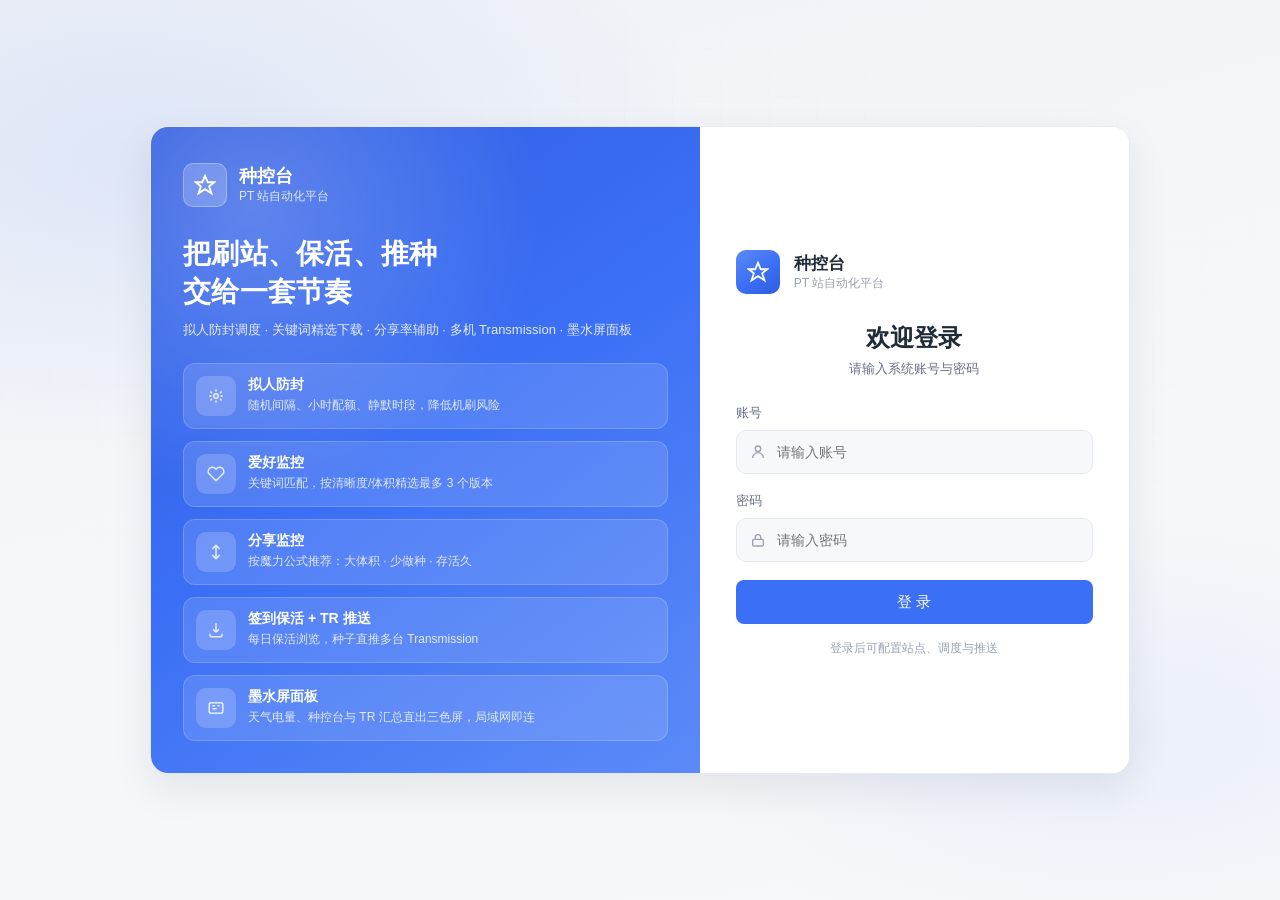
<file: static/index.html>
<!DOCTYPE html>
<html lang="zh-CN">
<head>
  <meta charset="UTF-8" />
  <meta name="viewport" content="width=device-width, initial-scale=1, viewport-fit=cover, maximum-scale=1" />
  <title>种控台 · PT 站自动化平台</title>
  <link rel="stylesheet" href="/static/style.css?v=39" />
  <script>
    (function () {
      var ua = navigator.userAgent || "";
      var phone = /Android|iPhone|iPod|Mobile|OpenHarmony|HarmonyOS|webOS|BlackBerry|IEMobile|Opera Mini/i.test(ua);
      var narrow = Math.min(screen.width || 9999, window.innerWidth || 9999) <= 900;
      document.documentElement.dataset.device = phone || narrow ? "mobile" : "pc";
    })();
  </script>
</head>
<body>
  <div id="loginView" class="login-page">
    <div class="login-shell">
      <aside class="login-showcase">
        <div class="login-brand">
          <div class="mark">
            <svg viewBox="0 0 24 24" fill="none" stroke="currentColor" stroke-width="2"><path d="M12 2l3 7h7l-5.5 4.5L19 21l-7-4.5L5 21l2.5-7.5L2 9h7z"/></svg>
          </div>
          <div>
            <b>种控台</b>
            <span>PT 站自动化平台</span>
          </div>
        </div>
        <h1>把刷站、保活、推种<br>交给一套节奏</h1>
        <p class="login-lead">拟人防封调度 · 关键词精选下载 · 分享率辅助 · 多机 Transmission · 墨水屏面板</p>
        <ul class="login-feats">
          <li>
            <span class="fi"><svg viewBox="0 0 24 24" fill="none" stroke="currentColor" stroke-width="2"><path d="M12 3v3M12 18v3M4.6 6.1l2.1 2.1M17.3 15.8l2.1 2.1M3 12h3M18 12h3M4.6 17.9l2.1-2.1M17.3 8.2l2.1-2.1"/><circle cx="12" cy="12" r="3"/></svg></span>
            <div><b>拟人防封</b><span>随机间隔、小时配额、静默时段，降低机刷风险</span></div>
          </li>
          <li>
            <span class="fi"><svg viewBox="0 0 24 24" fill="none" stroke="currentColor" stroke-width="2"><path d="M20.8 4.6a5.5 5.5 0 00-7.8 0L12 5.6l-1-1a5.5 5.5 0 00-7.8 7.8l1 1L12 21l7.8-7.6 1-1a5.5 5.5 0 000-7.8z"/></svg></span>
            <div><b>爱好监控</b><span>关键词匹配，按清晰度/体积精选最多 3 个版本</span></div>
          </li>
          <li>
            <span class="fi"><svg viewBox="0 0 24 24" fill="none" stroke="currentColor" stroke-width="2"><path d="M12 3v18M7 8l5-5 5 5M7 16l5 5 5-5"/></svg></span>
            <div><b>分享监控</b><span>按魔力公式推荐：大体积 · 少做种 · 存活久</span></div>
          </li>
          <li>
            <span class="fi"><svg viewBox="0 0 24 24" fill="none" stroke="currentColor" stroke-width="2"><path d="M12 3v12m0 0l-4-4m4 4l4-4"/><path d="M4 17v2a2 2 0 002 2h12a2 2 0 002-2v-2"/></svg></span>
            <div><b>签到保活 + TR 推送</b><span>每日保活浏览，种子直推多台 Transmission</span></div>
          </li>
          <li>
            <span class="fi"><svg viewBox="0 0 24 24" fill="none" stroke="currentColor" stroke-width="2"><rect x="3" y="5" width="18" height="14" rx="2"/><path d="M7 9h4M7 13h6M14 9h3"/></svg></span>
            <div><b>墨水屏面板</b><span>天气电量、种控台与 TR 汇总直出三色屏，局域网即连</span></div>
          </li>
        </ul>
      </aside>
      <form class="login-card" id="loginForm" autocomplete="off">
        <div class="brand login-card-brand">
          <div class="mark">
            <svg viewBox="0 0 24 24" fill="none" stroke="currentColor" stroke-width="2"><path d="M12 2l3 7h7l-5.5 4.5L19 21l-7-4.5L5 21l2.5-7.5L2 9h7z"/></svg>
          </div>
          <div>
            <b>种控台</b>
            <span>PT 站自动化平台</span>
          </div>
        </div>
        <h2>欢迎登录</h2>
        <p class="sub">请输入系统账号与密码</p>
        <div id="loginErr" class="err"></div>
        <div class="field">
          <label>账号</label>
          <div class="input">
            <svg viewBox="0 0 24 24" fill="none" stroke="currentColor" stroke-width="2"><path d="M20 21a8 8 0 10-16 0"/><circle cx="12" cy="7" r="4"/></svg>
            <input id="sysUser" type="text" placeholder="请输入账号" required />
          </div>
        </div>
        <div class="field">
          <label>密码</label>
          <div class="input">
            <svg viewBox="0 0 24 24" fill="none" stroke="currentColor" stroke-width="2"><rect x="4" y="11" width="16" height="10" rx="2"/><path d="M8 11V8a4 4 0 118 0v3"/></svg>
            <input id="sysPass" type="password" placeholder="请输入密码" required />
          </div>
        </div>
        <button class="btn-login" type="submit">登 录</button>
        <p class="tip">登录后可配置站点、调度与推送</p>
      </form>
    </div>
  </div>

  <div id="appView" class="admin-shell" hidden>
    <div class="nav-mask" id="navMask" hidden></div>
    <aside class="admin-aside" id="adminAside">
      <div class="admin-brand">
        <div class="brand-mark">
          <svg viewBox="0 0 24 24" fill="none" stroke="currentColor" stroke-width="2"><path d="M12 2l3 7h7l-5.5 4.5L19 21l-7-4.5L5 21l2.5-7.5L2 9h7z"/></svg>
        </div>
        <div class="brand-text">种控台<span>PT 站自动化平台</span></div>
        <button type="button" class="aside-close" id="btnAsideClose" aria-label="关闭菜单">
          <svg viewBox="0 0 24 24" fill="none" stroke="currentColor" stroke-width="2"><path d="M6 6l12 12M18 6L6 18"/></svg>
        </button>
      </div>
      <nav class="nav">
        <div class="nav-sub open has-active" data-group="overview">
          <button type="button" class="nav-sub-title" data-toggle="overview"><svg viewBox="0 0 24 24" fill="none" stroke="currentColor" stroke-width="2"><rect x="3" y="3" width="7" height="9" rx="1"/><rect x="14" y="3" width="7" height="5" rx="1"/><rect x="14" y="12" width="7" height="9" rx="1"/><rect x="3" y="16" width="7" height="5" rx="1"/></svg>工作台</button>
          <div class="nav-sub-body">
            <button class="nav-item active" data-page="dash"><svg viewBox="0 0 24 24" fill="none" stroke="currentColor" stroke-width="2"><path d="M3 10.5L12 3l9 7.5V20a1 1 0 01-1 1h-5v-6H9v6H4a1 1 0 01-1-1v-9.5z"/></svg>首页概览</button>
          </div>
        </div>
        <div class="nav-sub open" data-group="site">
          <button type="button" class="nav-sub-title" data-toggle="site"><svg viewBox="0 0 24 24" fill="none" stroke="currentColor" stroke-width="2"><circle cx="12" cy="12" r="9"/><path d="M3 12h18M12 3a14 14 0 010 18M12 3a14 14 0 000 18"/></svg>站点管理</button>
          <div class="nav-sub-body">
            <button class="nav-item" data-page="site"><svg viewBox="0 0 24 24" fill="none" stroke="currentColor" stroke-width="2"><path d="M12 3l8 4v5c0 5-3.5 8.5-8 9-4.5-.5-8-4-8-9V7l8-4z"/></svg>站点配置</button>
            <button class="nav-item" data-page="human"><svg viewBox="0 0 24 24" fill="none" stroke="currentColor" stroke-width="2"><path d="M12 3v3M12 18v3M4.6 6.1l2.1 2.1M17.3 15.8l2.1 2.1M3 12h3M18 12h3M4.6 17.9l2.1-2.1M17.3 8.2l2.1-2.1"/><circle cx="12" cy="12" r="3"/></svg>拟人防封</button>
            <button class="nav-item" data-page="tr"><svg viewBox="0 0 24 24" fill="none" stroke="currentColor" stroke-width="2"><path d="M4 17l6-6 4 4 6-8"/><path d="M4 21h16"/></svg>Transmission</button>
          </div>
        </div>
        <div class="nav-sub open" data-group="task">
          <button type="button" class="nav-sub-title" data-toggle="task"><svg viewBox="0 0 24 24" fill="none" stroke="currentColor" stroke-width="2"><path d="M9 6h11M9 12h11M9 18h11"/><path d="M4 6h.01M4 12h.01M4 18h.01"/></svg>任务中心</button>
          <div class="nav-sub-body">
            <button class="nav-item" data-page="tasks"><svg viewBox="0 0 24 24" fill="none" stroke="currentColor" stroke-width="2"><path d="M8 6h13M8 12h13M8 18h13"/><path d="M3 6h.01M3 12h.01M3 18h.01"/></svg>监控任务</button>
            <button class="nav-item" data-page="hobby"><svg viewBox="0 0 24 24" fill="none" stroke="currentColor" stroke-width="2"><path d="M20.8 4.6a5.5 5.5 0 00-7.8 0L12 5.6l-1-1a5.5 5.5 0 00-7.8 7.8l1 1L12 21l7.8-7.6 1-1a5.5 5.5 0 000-7.8z"/></svg>爱好监控</button>
            <button class="nav-item" data-page="ratio"><svg viewBox="0 0 24 24" fill="none" stroke="currentColor" stroke-width="2"><path d="M12 3v18M7 8l5-5 5 5M7 16l5 5 5-5"/></svg>分享监控</button>
          </div>
        </div>
        <div class="nav-sub open" data-group="log">
          <button type="button" class="nav-sub-title" data-toggle="log"><svg viewBox="0 0 24 24" fill="none" stroke="currentColor" stroke-width="2"><path d="M8 4h9a2 2 0 012 2v14l-3-2-3 2-3-2-3 2V6a2 2 0 012-2z"/><path d="M10 9h6M10 13h6"/></svg>日志中心</button>
          <div class="nav-sub-body">
            <button class="nav-item" data-page="access"><svg viewBox="0 0 24 24" fill="none" stroke="currentColor" stroke-width="2"><circle cx="12" cy="12" r="9"/><path d="M12 7v5l3 2"/></svg>访问日志</button>
            <button class="nav-item" data-page="ptlog"><svg viewBox="0 0 24 24" fill="none" stroke="currentColor" stroke-width="2"><path d="M4 6h16M4 12h10M4 18h7"/></svg>PT日志</button>
            <button class="nav-item" data-page="download"><svg viewBox="0 0 24 24" fill="none" stroke="currentColor" stroke-width="2"><path d="M12 3v12m0 0l-4-4m4 4l4-4"/><path d="M4 17v2a2 2 0 002 2h12a2 2 0 002-2v-2"/></svg>下载日志</button>
            <button class="nav-item" data-page="inklog"><svg viewBox="0 0 24 24" fill="none" stroke="currentColor" stroke-width="2"><rect x="4" y="5" width="16" height="14" rx="2"/><path d="M8 9h8M8 13h5"/></svg>墨水屏日志</button>
          </div>
        </div>
        <div class="nav-sub open" data-group="system">
          <button type="button" class="nav-sub-title" data-toggle="system"><svg viewBox="0 0 24 24" fill="none" stroke="currentColor" stroke-width="2"><circle cx="12" cy="12" r="3"/><path d="M19.4 15a1.7 1.7 0 00.3 1.8l.1.1a2 2 0 11-2.8 2.8l-.1-.1a1.7 1.7 0 00-1.8-.3 1.7 1.7 0 00-1 1.5V21a2 2 0 11-4 0v-.1a1.7 1.7 0 00-1-1.5 1.7 1.7 0 00-1.8.3l-.1.1a2 2 0 11-2.8-2.8l.1-.1a1.7 1.7 0 00.3-1.8 1.7 1.7 0 00-1.5-1H3a2 2 0 110-4h.1a1.7 1.7 0 001.5-1 1.7 1.7 0 00-.3-1.8l-.1-.1a2 2 0 112.8-2.8l.1.1a1.7 1.7 0 001.8.3h.1a1.7 1.7 0 001-1.5V3a2 2 0 114 0v.1a1.7 1.7 0 001 1.5 1.7 1.7 0 001.8-.3l.1-.1a2 2 0 112.8 2.8l-.1.1a1.7 1.7 0 00-.3 1.8v.1a1.7 1.7 0 001.5 1H21a2 2 0 110 4h-.1a1.7 1.7 0 00-1.5 1z"/></svg>系统管理</button>
          <div class="nav-sub-body">
            <button class="nav-item" data-page="sys"><svg viewBox="0 0 24 24" fill="none" stroke="currentColor" stroke-width="2"><path d="M12 15a3 3 0 100-6 3 3 0 000 6z"/><path d="M19.4 15a1.7 1.7 0 00.3 1.8l.1.1a2 2 0 11-2.8 2.8l-.1-.1a1.7 1.7 0 00-1.8-.3 1.7 1.7 0 00-1 1.5V21a2 2 0 11-4 0v-.1a1.7 1.7 0 00-1-1.5 1.7 1.7 0 00-1.8.3l-.1.1a2 2 0 11-2.8-2.8l.1-.1a1.7 1.7 0 00.3-1.8 1.7 1.7 0 00-1.5-1H3a2 2 0 110-4h.1a1.7 1.7 0 001.5-1 1.7 1.7 0 00-.3-1.8l-.1-.1a2 2 0 112.8-2.8l.1.1a1.7 1.7 0 001.8.3h.1a1.7 1.7 0 001-1.5V3a2 2 0 114 0v.1a1.7 1.7 0 001 1.5 1.7 1.7 0 001.8-.3l.1-.1a2 2 0 112.8 2.8l-.1.1a1.7 1.7 0 00-.3 1.8v.1a1.7 1.7 0 001.5 1H21a2 2 0 110 4h-.1a1.7 1.7 0 00-1.5 1z"/></svg>系统设置</button>
          </div>
        </div>
      </nav>
      <button type="button" class="admin-logout" id="btnLogout"><svg viewBox="0 0 24 24" fill="none" stroke="currentColor" stroke-width="2"><path d="M9 21H5a2 2 0 01-2-2V5a2 2 0 012-2h4"/><path d="M16 17l5-5-5-5M21 12H9"/></svg>退出登录</button>
    </aside>
    <div class="admin-body">
      <header class="admin-top">
        <button type="button" class="m-menu-btn" id="btnMenu" aria-label="菜单">
          <svg viewBox="0 0 24 24" fill="none" stroke="currentColor" stroke-width="2"><path d="M4 7h16M4 12h16M4 17h16"/></svg>
        </button>
        <div class="admin-top-title" id="pageTitle">工作台</div>
        <div class="admin-top-meta">
          <i class="dot"></i>
          <span id="topUser">admin</span>
          <span class="badge badge-info" id="runBadge">已停止</span>
        </div>
      </header>
      <main class="admin-main">
        <section class="page active" id="page-dash">
          <div class="page-inner">
            <div class="hero-tech">
              <div>
                <div class="pulse"><i></i> 实时监控</div>
                <h3>PT 自动化控制台</h3>
                <p>拟人节奏扫描 · 关键词下载 · 分享率辅助</p>
                <div class="hero-metrics">
                  <div class="hero-metric"><b id="kpiKw">0</b><span>关键词</span></div>
                  <div class="hero-metric"><b id="kpiAct">0</b><span>近1小时操作</span></div>
                  <div class="hero-metric"><b id="kpiNext">-</b><span>下次执行</span></div>
                </div>
              </div>
              <div class="hero-panel">
                <div class="row"><span>调度状态</span><b id="kpiRun">停止</b></div>
                <div class="row"><span>拟人模式</span><b id="kpiHuman">-</b></div>
                <div class="row"><span>API Key</span><b id="kpiKey">-</b></div>
                <div class="row"><span>静默时段</span><b id="kpiQuiet">否</b></div>
              </div>
            </div>
            <div class="toolbar">
              <div>
                <button class="btn btn-primary" id="btnStart"><svg viewBox="0 0 24 24" fill="none" stroke="currentColor" stroke-width="2"><path d="M8 5v14l11-7z"/></svg>启动调度</button>
                <button class="btn" id="btnStop"><svg viewBox="0 0 24 24" fill="none" stroke="currentColor" stroke-width="2"><rect x="6" y="6" width="12" height="12" rx="1"/></svg>停止</button>
                <button class="btn" id="btnScan"><svg viewBox="0 0 24 24" fill="none" stroke="currentColor" stroke-width="2"><path d="M21 12a9 9 0 11-3-6.7"/><path d="M21 3v6h-6"/></svg>立即扫描</button>
                <button class="btn" id="btnRefreshPersonal"><svg viewBox="0 0 24 24" fill="none" stroke="currentColor" stroke-width="2"><path d="M20 12a8 8 0 11-2.3-5.5"/><path d="M20 4v5h-5"/></svg>刷新个人数据</button>
              </div>
              <span class="muted" id="dashHint"></span>
            </div>
            <div class="personal-user">
              <div class="personal-user-main">
                <div class="personal-avatar" aria-hidden="true">
                  <svg viewBox="0 0 24 24" fill="none" stroke="currentColor" stroke-width="2"><path d="M20 21a8 8 0 10-16 0"/><circle cx="12" cy="7" r="4"/></svg>
                </div>
                <div class="meta">
                  <b id="pUsername">-</b>
                  <span class="muted" id="pUid"></span>
                </div>
              </div>
              <span class="muted" id="pSynced">尚未同步</span>
            </div>
            <div class="metric-board personal-board">
              <div class="metric-tile tone-amber">
                <div class="metric-k">魔力值</div>
                <div class="metric-ico"><svg viewBox="0 0 24 24" fill="none" stroke="currentColor" stroke-width="2"><path d="M12 3l2.2 6.6H21l-5.4 4 2.1 6.4L12 16.8 6.3 20l2.1-6.4L3 9.6h6.8z"/></svg></div>
                <div class="metric-v" id="pBonus">-</div>
                <div class="metric-h">已使用</div>
              </div>
              <div class="metric-tile tone-slate">
                <div class="metric-k">邀请</div>
                <div class="metric-ico"><svg viewBox="0 0 24 24" fill="none" stroke="currentColor" stroke-width="2"><path d="M16 21v-2a4 4 0 00-4-4H6a4 4 0 00-4 4v2"/><circle cx="9" cy="7" r="4"/><path d="M19 8v6M22 11h-6"/></svg></div>
                <div class="metric-v" id="pInvite">-</div>
                <div class="metric-h">已用 / 限额</div>
              </div>
              <div class="metric-tile tone-blue focus">
                <div class="metric-k">分享率</div>
                <div class="metric-ico"><svg viewBox="0 0 24 24" fill="none" stroke="currentColor" stroke-width="2"><path d="M12 3v18M7 8l5-5 5 5M7 16l5 5 5-5"/></svg></div>
                <div class="metric-v" id="pRatio">-</div>
                <div class="metric-h">Share Ratio</div>
              </div>
              <div class="metric-tile tone-green">
                <div class="metric-k">上传量</div>
                <div class="metric-ico"><svg viewBox="0 0 24 24" fill="none" stroke="currentColor" stroke-width="2"><path d="M12 19V5M5 12l7-7 7 7"/></svg></div>
                <div class="metric-v" id="pUp">-</div>
                <div class="metric-h">Uploaded</div>
              </div>
              <div class="metric-tile tone-rose">
                <div class="metric-k">下载量</div>
                <div class="metric-ico"><svg viewBox="0 0 24 24" fill="none" stroke="currentColor" stroke-width="2"><path d="M12 5v14M5 12l7 7 7-7"/></svg></div>
                <div class="metric-v" id="pDown">-</div>
                <div class="metric-h">Downloaded</div>
              </div>
              <div class="metric-tile tone-cyan">
                <div class="metric-k">当前活动</div>
                <div class="metric-ico"><svg viewBox="0 0 24 24" fill="none" stroke="currentColor" stroke-width="2"><path d="M22 12h-4l-3 9L9 3l-3 9H2"/></svg></div>
                <div class="metric-v" id="pActive">-</div>
                <div class="metric-h">做种 / 下载</div>
              </div>
            </div>
            <div class="metric-board ops-board">
              <div class="metric-tile tone-blue">
                <div class="metric-k">爱好监控</div>
                <div class="metric-ico"><svg viewBox="0 0 24 24" fill="none" stroke="currentColor" stroke-width="2"><path d="M20.8 4.6a5.5 5.5 0 00-7.8 0L12 5.6l-1-1a5.5 5.5 0 00-7.8 7.8l1 1L12 21l7.8-7.6 1-1a5.5 5.5 0 000-7.8z"/></svg></div>
                <div class="metric-v" id="dKw">0</div>
                <div class="metric-h">关键词规则</div>
              </div>
              <div class="metric-tile tone-cyan">
                <div class="metric-k">监控任务</div>
                <div class="metric-ico"><svg viewBox="0 0 24 24" fill="none" stroke="currentColor" stroke-width="2"><path d="M8 6h13M8 12h13M8 18h13"/><path d="M3 6h.01M3 12h.01M3 18h.01"/></svg></div>
                <div class="metric-v" id="dTasks">0</div>
                <div class="metric-h">已匹配种子</div>
              </div>
              <div class="metric-tile tone-warn">
                <div class="metric-k">小时配额</div>
                <div class="metric-ico"><svg viewBox="0 0 24 24" fill="none" stroke="currentColor" stroke-width="2"><circle cx="12" cy="12" r="9"/><path d="M12 7v5l3 2"/></svg></div>
                <div class="metric-v" id="dQuota">0/40</div>
                <div class="metric-h">防封限流</div>
              </div>
            </div>
            <div class="card">
              <div class="card-hd">本系统数据</div>
              <div class="sys-grid" id="pSysGrid"></div>
            </div>
            <div class="card">
              <div class="card-hd">趋势分析</div>
              <div class="charts">
                <div class="chart-box">
                  <div class="chart-label">分享率走势</div>
                  <svg id="chartRatio" viewBox="0 0 320 120" preserveAspectRatio="none"></svg>
                </div>
                <div class="chart-box">
                  <div class="chart-label">上传 / 下载 (GB)</div>
                  <svg id="chartTraffic" viewBox="0 0 320 120" preserveAspectRatio="none"></svg>
                </div>
              </div>
              <div class="list-panel" style="margin-top:10px;overflow:auto">
                <table class="data-table">
                  <thead>
                    <tr>
                      <th>时间</th><th>分享率</th><th>上传</th><th>下载</th>
                      <th>魔力</th><th>活动</th>
                    </tr>
                  </thead>
                  <tbody id="pHistoryBody"><tr><td colspan="6" class="muted">暂无历史</td></tr></tbody>
                </table>
              </div>
            </div>
          </div>
        </section>

        <section class="page" id="page-site">
          <div class="page-inner">
            <div class="page-head"><div><h2>站点配置</h2><p>请使用 API Key（官方要求，禁止第三方账号密码登录）</p></div></div>
            <details class="cfg-fold">
              <summary class="cfg-fold-hd">API Key / 站点连接</summary>
              <div class="cfg-fold-body">
<div class="note">请粘贴【控制台 → 实验室 → 存取令牌】的完整 Access Token（不是登录密码）。当前配置中的旧 Key 若被站点返回 key無效，请重新生成后粘贴并点「测试连接」。</div>
              <div class="form-grid">
                <div class="form-item full">
                  <label>API Key <span id="apiKeyStatus" class="muted"></span></label>
                  <input id="apiKey" type="text" autocomplete="off" spellcheck="false" placeholder="在此粘贴完整令牌" />
                </div>
                <div class="form-item"><label>API Base</label><input id="apiBase" /></div>
                <div class="form-item"><label>Web Base</label><input id="webBase" /></div>
                <div class="form-item full"><label>代理（可选）</label><input id="proxy" placeholder="http://host:port" /></div>
                <div class="form-item"><label>浏览模式</label>
                  <select id="mode"><option value="movie">movie</option><option value="tvshow">tvshow</option><option value="normal">normal</option><option value="adult">adult</option><option value="all">all</option></select>
                </div>
                <div class="form-item"><label>页大小</label><input id="pageSize" type="number" min="1" max="100" /></div>
                <div class="form-item"><label>client version</label><input id="clientVersion" /></div>
                <div class="form-item"><label>web version</label><input id="webVersion" /></div>
              </div>
              <div class="form-actions">
                <button class="btn btn-primary" id="btnSaveSite">保存</button>
                <button class="btn" id="btnTestSite">测试连接</button>
                <button class="btn btn-danger" id="btnClearKey">清除 Key</button>
                <span class="muted" id="siteTestHint"></span>
              </div>
              </div>
            </details>
            <details class="cfg-fold">
              <summary class="cfg-fold-hd">自动签到 / 保活</summary>
              <div class="cfg-fold-body">
              <div class="note">每天在设定时间段内随机执行一次：更新浏览时间、随机翻看种子列表、同步个人资料，降低长期未登录被封风险。不下载种子。</div>
              <div class="form-grid">
                <div class="form-item"><label>启用自动签到</label>
                  <select id="checkinEnabled"><option value="1">开启</option><option value="0">关闭</option></select>
                </div>
                <div class="form-item"><label>每日时间段开始</label><input id="checkinStart" placeholder="09:00" /></div>
                <div class="form-item"><label>每日时间段结束</label><input id="checkinEnd" placeholder="12:00" /></div>
                <div class="form-item"><label>最少浏览次数</label><input id="checkinMinAct" type="number" min="1" max="10" /></div>
                <div class="form-item"><label>最多浏览次数</label><input id="checkinMaxAct" type="number" min="1" max="10" /></div>
                <div class="form-item full"><label>状态</label>
                  <div class="muted" id="checkinStatus">尚未配置</div>
                </div>
              </div>
              <div class="form-actions">
                <button class="btn btn-primary" id="btnSaveCheckin">保存签到设置</button>
                <button class="btn" id="btnRunCheckin">立即签到一次</button>
                <span class="muted" id="checkinHint"></span>
              </div>
              </div>
            </details>
          </div>
        </section>

        <section class="page" id="page-human">
          <div class="page-inner">
            <div class="page-head"><div><h2>拟人防封</h2><p>随机间隔与操作节流，降低未登录/机刷封禁风险</p></div></div>
            <details class="cfg-fold">
              <summary class="cfg-fold-hd">拟人防封策略</summary>
              <div class="cfg-fold-body">
<div class="form-grid">
                <div class="form-item"><label>调度间隔最小(秒)</label><input id="intervalMin" type="number" /></div>
                <div class="form-item"><label>调度间隔最大(秒)</label><input id="intervalMax" type="number" /></div>
                <div class="form-item"><label>动作延迟最小(秒)</label><input id="actDelayMin" type="number" step="0.1" /></div>
                <div class="form-item"><label>动作延迟最大(秒)</label><input id="actDelayMax" type="number" step="0.1" /></div>
                <div class="form-item"><label>翻页延迟最小(秒)</label><input id="pageDelayMin" type="number" step="0.1" /></div>
                <div class="form-item"><label>翻页延迟最大(秒)</label><input id="pageDelayMax" type="number" step="0.1" /></div>
                <div class="form-item"><label>每小时最大操作数</label><input id="maxPerHour" type="number" /></div>
                <div class="form-item"><label>UA 轮换</label>
                  <select id="uaRotate"><option value="1">开启</option><option value="0">关闭</option></select>
                </div>
                <div class="form-item"><label>静默开始 HH:MM</label><input id="quietStart" placeholder="02:00" /></div>
                <div class="form-item"><label>静默结束 HH:MM</label><input id="quietEnd" placeholder="06:00" /></div>
                <div class="form-item"><label>拟人模式</label>
                  <select id="humanMode"><option value="1">开启</option><option value="0">关闭</option></select>
                </div>
              </div>
              <div class="note">请求之间插入随机等待，调度时间叠加抖动；静默时段内跳过扫描，避免深夜异常活跃。</div>
              <div class="form-actions"><button class="btn btn-primary" id="btnSaveHuman">保存防封策略</button></div>
              </div>
            </details>
          </div>
        </section>

        <section class="page" id="page-tr">
          <div class="page-inner">
            <div class="page-head">
              <div><h2>Transmission</h2><p>可配置多个服务，下载时选择目标</p></div>
              <button class="btn btn-primary" id="btnAddTr">添加服务</button>
            </div>
            <details class="cfg-fold">
              <summary class="cfg-fold-hd">推送全局设置</summary>
              <div class="cfg-fold-body">
<div class="note">Docker 内访问宿主机请填 http://host.docker.internal:9091 。需开启 Web/RPC。</div>
              <div class="form-grid">
                <div class="form-item"><label>自动推送默认服务</label><select id="trAutoServer"></select></div>
                <div class="form-item"><label>手动选择默认服务</label><select id="trDefaultServer"></select></div>
                <div class="form-item"><label>爱好监控自动推送</label>
                  <select id="trAutoHobby"><option value="1">是</option><option value="0">否</option></select>
                </div>
                <div class="form-item"><label>分享监控自动推送</label>
                  <select id="trAutoRatio"><option value="1">是</option><option value="0">否</option></select>
                </div>
                <div class="form-item"><label>手动下载自动推送</label>
                  <select id="trAutoManual"><option value="1">是</option><option value="0">否</option></select>
                </div>
              </div>
              <div class="form-actions">
                <button class="btn btn-primary" id="btnSaveTr">保存全局设置</button>
              </div>
              </div>
            </details>
            <details class="cfg-fold">
              <summary class="cfg-fold-hd">任务自动清理</summary>
              <div class="cfg-fold-body">
              <div class="note">命中任一启用规则即删除（多服务全覆盖）。可先预演再执行。<br>
                <b>分享率</b>：任务分享率 ≥「最低分享率」时清理（如设 1.0，达到 1.0 即删）。<br>
                <b>做种天数</b>：下载完成后累计做种满设定天数清理。<br>
                <b>空闲天数</b>：已完成且无上传、无活动满设定天数清理。<br>
                <b>异常任务</b>：Transmission 标记为错误的任务清理。<br>
                <b>做种数上限</b>：单服务做种数超过上限时，优先清分享率/做种时长较低的。
              </div>
              <div class="form-grid">
                <div class="form-item"><label>启用自动清理</label>
                  <select id="trManageEnabled"><option value="0">否</option><option value="1">是</option></select>
                </div>
                <div class="form-item"><label>检查间隔(分钟)</label><input id="trManageInterval" type="number" min="5" /></div>
                <div class="form-item"><label>同时删除本地文件</label>
                  <select id="trManageDeleteData"><option value="1">是</option><option value="0">否</option></select>
                </div>
                <div class="form-item"><label title="开启后仅清理已下载完成的任务">仅处理已完成</label>
                  <select id="trManageOnlyFinished"><option value="1">是</option><option value="0">否</option></select>
                </div>
                <div class="form-item"><label title="分享率达到阈值则清理">规则·分享率</label>
                  <select id="trManageRuleRatio"><option value="1">开</option><option value="0">关</option></select>
                </div>
                <div class="form-item"><label title="达到该分享率即命中清理">最低分享率</label><input id="trManageMinRatio" type="number" step="0.1" min="0" /></div>
                <div class="form-item"><label title="做种累计天数达到阈值则清理">规则·做种天数</label>
                  <select id="trManageRuleSeedDays"><option value="1">开</option><option value="0">关</option></select>
                </div>
                <div class="form-item"><label title="完成下载后做种满多少天清理">做种满(天)</label><input id="trManageSeedDays" type="number" step="0.5" min="0.1" /></div>
                <div class="form-item"><label title="无上传且无活动天数达到阈值则清理">规则·空闲天数</label>
                  <select id="trManageRuleIdleDays"><option value="0">关</option><option value="1">开</option></select>
                </div>
                <div class="form-item"><label title="空闲满多少天清理">空闲满(天)</label><input id="trManageIdleDays" type="number" step="0.5" min="0.1" /></div>
                <div class="form-item"><label title="TR 报错任务直接清理">规则·异常任务</label>
                  <select id="trManageRuleError"><option value="0">关</option><option value="1">开</option></select>
                </div>
                <div class="form-item"><label title="做种数超上限时淘汰偏低任务">规则·做种数上限</label>
                  <select id="trManageRuleMaxSeed"><option value="0">关</option><option value="1">开</option></select>
                </div>
                <div class="form-item"><label title="每个 TR 服务最多保留的做种数">每服务最多做种</label><input id="trManageMaxSeed" type="number" min="1" /></div>
                <div class="form-item full"><label>调度状态</label>
                  <div class="muted" id="trManageStatus">尚未配置</div>
                </div>
              </div>
              <div class="form-actions">
                <button class="btn btn-primary" id="btnSaveTrManage">保存清理规则</button>
                <button class="btn" id="btnTrManageDry">预演</button>
                <button class="btn" id="btnTrManageRun">立即执行</button>
                <span class="muted" id="trManageHint"></span>
              </div>
              </div>
            </details>
            <div class="tr-list" id="trServerList"></div>
            <div class="card tr-overview">
              <div class="card-hd">下载概况 <span class="muted" id="trViewScope" style="font-weight:500;margin-left:6px"></span></div>
              <div class="tr-server-tabs" id="trServerTabs"></div>
              <div class="toolbar" style="margin-top:8px">
                <div>
                  <button class="btn" id="btnRefreshTrView">刷新</button>
                </div>
                <span class="muted" id="trViewHint"></span>
              </div>
              <div class="tr-speed-hero">
                <div class="tr-speed down">
                  <div class="tr-speed-top">
                    <span class="tr-speed-k">下载速度</span>
                    <span class="tr-speed-ico"><svg viewBox="0 0 24 24" fill="none" stroke="currentColor" stroke-width="2"><path d="M12 5v14M5 12l7 7 7-7"/></svg></span>
                  </div>
                  <b id="trStatRateDown">0</b>
                </div>
                <div class="tr-speed up">
                  <div class="tr-speed-top">
                    <span class="tr-speed-k">上传速度</span>
                    <span class="tr-speed-ico"><svg viewBox="0 0 24 24" fill="none" stroke="currentColor" stroke-width="2"><path d="M12 19V5M5 12l7-7 7 7"/></svg></span>
                  </div>
                  <b id="trStatRateUp">0</b>
                </div>
                <div class="tr-speed ratio">
                  <div class="tr-speed-top">
                    <span class="tr-speed-k">分享率</span>
                    <span class="tr-speed-ico"><svg viewBox="0 0 24 24" fill="none" stroke="currentColor" stroke-width="2"><path d="M12 3v18M7 8l5-5 5 5M7 16l5 5 5-5"/></svg></span>
                  </div>
                  <b id="trStatRatioVal">-</b>
                  <span class="tr-speed-h" id="trStatRatio">累计流量</span>
                </div>
              </div>
              <div class="metric-board tr-board" id="trStatRow">
                <div class="metric-tile tone-slate">
                  <div class="metric-k">任务</div>
                  <div class="metric-ico"><svg viewBox="0 0 24 24" fill="none" stroke="currentColor" stroke-width="2"><path d="M8 6h13M8 12h13M8 18h13"/><path d="M3 6h.01M3 12h.01M3 18h.01"/></svg></div>
                  <div class="metric-v" id="trStatTotal">0</div>
                </div>
                <div class="metric-tile tone-blue">
                  <div class="metric-k">下载中</div>
                  <div class="metric-ico"><svg viewBox="0 0 24 24" fill="none" stroke="currentColor" stroke-width="2"><path d="M12 5v14M5 12l7 7 7-7"/></svg></div>
                  <div class="metric-v" id="trStatDown">0</div>
                </div>
                <div class="metric-tile tone-green">
                  <div class="metric-k">做种中</div>
                  <div class="metric-ico"><svg viewBox="0 0 24 24" fill="none" stroke="currentColor" stroke-width="2"><path d="M12 3v18M7 8l5-5 5 5M7 16l5 5 5-5"/></svg></div>
                  <div class="metric-v" id="trStatSeed">0</div>
                </div>
                <div class="metric-tile tone-warn">
                  <div class="metric-k">已暂停</div>
                  <div class="metric-ico"><svg viewBox="0 0 24 24" fill="none" stroke="currentColor" stroke-width="2"><rect x="6" y="6" width="12" height="12" rx="1"/></svg></div>
                  <div class="metric-v" id="trStatPaused">0</div>
                </div>
                <div class="metric-tile tone-cyan">
                  <div class="metric-k">总量</div>
                  <div class="metric-ico"><svg viewBox="0 0 24 24" fill="none" stroke="currentColor" stroke-width="2"><path d="M21 16V8a2 2 0 00-1-1.7l-7-4a2 2 0 00-2 0l-7 4A2 2 0 003 8v8a2 2 0 001 1.7l7 4a2 2 0 002 0l7-4A2 2 0 0021 16z"/></svg></div>
                  <div class="metric-v" id="trStatSize">-</div>
                </div>
                <div class="metric-tile tone-rose">
                  <div class="metric-k">已下载</div>
                  <div class="metric-ico"><svg viewBox="0 0 24 24" fill="none" stroke="currentColor" stroke-width="2"><path d="M12 5v14M5 12l7 7 7-7"/></svg></div>
                  <div class="metric-v" id="trStatDownloaded">-</div>
                </div>
                <div class="metric-tile tone-green">
                  <div class="metric-k">已上传</div>
                  <div class="metric-ico"><svg viewBox="0 0 24 24" fill="none" stroke="currentColor" stroke-width="2"><path d="M12 19V5M5 12l7-7 7 7"/></svg></div>
                  <div class="metric-v" id="trStatUploaded">-</div>
                </div>
                <div class="metric-tile tone-cyan">
                  <div class="metric-k">剩余空间</div>
                  <div class="metric-ico"><svg viewBox="0 0 24 24" fill="none" stroke="currentColor" stroke-width="2"><path d="M4 7h16v12H4z"/><path d="M8 7V5h8v2"/></svg></div>
                  <div class="metric-v" id="trStatFree">-</div>
                </div>
              </div>
              <div class="list-panel" id="trServerStatPanel" style="margin-top:10px"></div>
            </div>
            <div class="card" style="margin-top:10px">
              <div class="card-hd">任务列表</div>
              <div class="toolbar">
                <div>
                  <select id="trStatusFilter" style="height:32px">
                    <option value="all">全部状态</option>
                    <option value="downloading">下载中</option>
                    <option value="seeding">做种中</option>
                    <option value="paused">已暂停</option>
                    <option value="error">异常</option>
                    <option value="done">已完成</option>
                  </select>
                </div>
                <span class="muted" id="trListHint"></span>
              </div>
              <div class="list-panel" style="margin-top:8px;overflow:auto">
                <table class="data-table" id="trTorrentTable">
                  <thead>
                    <tr>
                      <th class="col-title">名称</th>
                      <th class="tr-col-server">设备名</th>
                      <th class="th-status">状态</th>
                      <th class="th-progress">进度</th>
                      <th class="th-num">大小</th>
                      <th class="th-num" title="下载速度">↓速</th>
                      <th class="th-num" title="上传速度">↑速</th>
                      <th class="th-num" title="分享率">比率</th>
                      <th class="th-num" title="连接数">连接</th>
                      <th class="th-ops">操作</th>
                    </tr>
                  </thead>
                  <tbody id="trTorrentBody">
                    <tr><td colspan="10" class="muted">点击刷新加载 Transmission 任务</td></tr>
                  </tbody>
                </table>
              </div>
            </div>
          </div>
        </section>

        <div id="trPicker" class="modal" hidden>
          <div class="modal-card">
            <h3>选择 Transmission</h3>
            <select id="trPickerSelect"></select>
            <div class="form-actions">
              <button class="btn btn-primary" id="trPickerOk">确定</button>
              <button class="btn" id="trPickerCancel">取消</button>
            </div>
          </div>
        </div>

        <div id="trEditor" class="modal" hidden>
          <div class="modal-card">
            <h3 id="trEditorTitle">编辑服务</h3>
            <input type="hidden" id="trEditId" />
            <div class="form-grid">
              <div class="form-item"><label>名称</label><input id="trEditName" placeholder="家里 NAS" /></div>
              <div class="form-item"><label>启用</label>
                <select id="trEditEnabled"><option value="1">是</option><option value="0">否</option></select>
              </div>
              <div class="form-item full"><label>RPC 地址</label><input id="trEditUrl" placeholder="http://host.docker.internal:9091" /></div>
              <div class="form-item"><label>用户名</label><input id="trEditUser" autocomplete="off" /></div>
              <div class="form-item"><label>密码</label><input id="trEditPass" type="password" autocomplete="off" placeholder="留空不改" /></div>
              <div class="form-item full"><label>下载目录（可选）</label><input id="trEditDir" placeholder="/downloads" /></div>
              <div class="form-item"><label>添加后暂停</label>
                <select id="trEditPaused"><option value="0">否</option><option value="1">是</option></select>
              </div>
            </div>
            <div class="form-actions">
              <button class="btn btn-primary" id="trEditSave">保存</button>
              <button class="btn" id="trEditTest">测试</button>
              <button class="btn" id="trEditCancel">取消</button>
            </div>
            <span class="muted" id="trEditHint"></span>
          </div>
        </div>

        <section class="page" id="page-tasks">
          <div class="page-inner">
            <div class="page-head">
              <div><h2>监控任务</h2><p>爱好监控匹配并下载的 PT 种子列表</p></div>
              <div>
                <button class="btn" id="btnRefreshTasks">刷新</button>
                <button class="btn" id="btnEnrichTasks">补全详情</button>
                <button class="btn" id="btnScanTasks">立即扫描</button>
              </div>
            </div>
            <div class="toolbar">
              <div>
                <select id="taskStatusFilter">
                  <option value="all">全部状态</option>
                  <option value="downloaded">已下载</option>
                  <option value="matched">已匹配</option>
                  <option value="pending">待下载</option>
                  <option value="failed">失败</option>
                </select>
              </div>
              <span class="muted" id="taskCountHint"></span>
            </div>
            <div class="task-list" id="taskBody"></div>
          </div>
        </section>

        <section class="page" id="page-hobby">
          <div class="page-inner">
            <div class="page-head"><div><h2>爱好监控</h2><p>按关键词匹配；每词只保留清晰度/体积最优的最多 3 个版本</p></div></div>
            <details class="cfg-fold">
              <summary class="cfg-fold-hd">爱好监控规则</summary>
              <div class="cfg-fold-body">
<div class="form-grid">
                <div class="form-item full"><label>关键词（逗号分隔）</label><input id="keywords" placeholder="阿凡达,Dune,流浪地球" /></div>
                <div class="form-item full"><label>排除词（逗号分隔）</label><input id="excludeKw" placeholder="Cam,TS" /></div>
                <div class="form-item"><label>匹配方式</label>
                  <select id="kwMatch"><option value="any">任意命中</option><option value="all">全部命中</option></select>
                </div>
                <div class="form-item"><label>自动下载</label>
                  <select id="autoDl"><option value="1">开启</option><option value="0">关闭</option></select>
                </div>
                <div class="form-item"><label>每词最多版本</label><input id="hobbyMaxVer" type="number" min="1" max="10" /></div>
              </div>
              <div class="note">优先 4K/1080p、Remux/BluRay 与更大体积；同关键词最多下载设定数量，避免全量拉取。</div>
              <div class="form-actions">
                <button class="btn btn-primary" id="btnSaveHobby">保存监控规则</button>
                <button class="btn" id="btnScanHobby">立即扫描</button>
              </div>
              </div>
            </details>

            <details class="cfg-fold">
              <summary class="cfg-fold-hd">兴趣收集分享页</summary>
              <div class="cfg-fold-body">
              <div class="form-grid">
                <div class="form-item"><label>启用收集页</label>
                  <select id="wishEnabled"><option value="0">关闭</option><option value="1">开启</option></select>
                </div>
                <div class="form-item"><label>页面标题</label><input id="wishTitle" placeholder="想看什么？" /></div>
                <div class="form-item full"><label>页面说明</label><input id="wishIntro" placeholder="留下片名或关键词…" /></div>
                <div class="form-item full"><label>分享链接</label>
                  <div class="wish-link-row">
                    <input id="wishLink" readonly placeholder="保存并生成后显示" />
                    <button type="button" class="btn" id="btnCopyWish">复制</button>
                    <button type="button" class="btn" id="btnRegenWish">重新生成</button>
                  </div>
                </div>
              </div>
              <div class="form-actions">
                <button class="btn btn-primary" id="btnSaveWish">保存收集页</button>
                <span class="muted" id="wishHint"></span>
              </div>
              </div>
            </details>

            <div class="card" style="margin-top:12px">
              <div class="page-head" style="margin:0 0 10px;padding:0">
                <div><h3 style="margin:0;font-size:15px">收集记录</h3><p style="margin:4px 0 0" id="wishStat">暂无提交</p></div>
                <button type="button" class="btn" id="btnRefreshWish">刷新</button>
              </div>
              <div class="wish-feed" id="wishBody"></div>
            </div>
          </div>
        </section>

        <section class="page" id="page-ratio">
          <div class="page-inner">
            <div class="page-head">
              <div><h2>分享监控</h2><p>按站点魔力公式优选：大体积、少做种、存活久；兼顾 Free 便于下载</p></div>
              <div>
                <button class="btn" id="btnRefreshRatio">刷新推荐</button>
              </div>
            </div>
            <details class="cfg-fold">
              <summary class="cfg-fold-hd">分享监控规则</summary>
              <div class="cfg-fold-body">
<div class="form-grid">
                <div class="form-item"><label>启用分享率辅助</label>
                  <select id="ratioAssist"><option value="1">开启</option><option value="0">关闭</option></select>
                </div>
                <div class="form-item"><label>扫描页数</label><input id="ratioPages" type="number" min="1" max="5" /></div>
                <div class="form-item"><label>最小体积(GB)</label><input id="ratioMinGb" type="number" step="0.1" /></div>
                <div class="form-item"><label>最大体积(GB)</label><input id="ratioMaxGb" type="number" /></div>
                <div class="form-item"><label>最少做种</label><input id="ratioMinSeed" type="number" /></div>
                <div class="form-item"><label>最多做种</label><input id="ratioMaxSeed" type="number" /></div>
                <div class="form-item"><label>最少下载中</label><input id="ratioMinLeech" type="number" /></div>
                <div class="form-item"><label>推荐条数</label><input id="ratioTopN" type="number" /></div>
                <div class="form-item"><label>偏好 Free/优惠</label>
                  <select id="ratioPreferFree"><option value="1">是</option><option value="0">否</option></select>
                </div>
                <div class="form-item"><label>自动下载推荐</label>
                  <select id="ratioAutoDl"><option value="0">否</option><option value="1">是</option></select>
                </div>
                <div class="form-item"><label>推送至 Transmission</label>
                  <select id="ratioTrPush"><option value="1">是</option><option value="0">否</option></select>
                </div>
                <div class="form-item"><label>分享监控 TR 服务</label><select id="trRatioServer"></select></div>
                <div class="form-item"><label>定时刷分享</label>
                  <select id="ratioScheduleEnabled"><option value="0">关闭</option><option value="1">开启</option></select>
                </div>
                <div class="form-item"><label>定时时段开始</label><input id="ratioScheduleStart" placeholder="14:00" /></div>
                <div class="form-item"><label>定时时段结束</label><input id="ratioScheduleEnd" placeholder="18:00" /></div>
                <div class="form-item full"><label>执行星期</label>
                  <div class="weekday-picks" id="ratioWeekdays">
                    <label><input type="checkbox" value="0" checked />一</label>
                    <label><input type="checkbox" value="1" checked />二</label>
                    <label><input type="checkbox" value="2" checked />三</label>
                    <label><input type="checkbox" value="3" checked />四</label>
                    <label><input type="checkbox" value="4" checked />五</label>
                    <label><input type="checkbox" value="5" checked />六</label>
                    <label><input type="checkbox" value="6" checked />日</label>
                  </div>
                </div>
                <div class="form-item full"><label>定时状态</label>
                  <div class="muted" id="ratioScheduleStatus">尚未配置</div>
                </div>
              </div>
              <div class="note">开启定时后，在选定星期的时段内随机执行一次（拟人延迟+小时配额+静默时段）；同时爱好扫描不再顺带跑分享。</div>
              <div class="form-actions">
                <button class="btn btn-primary" id="btnSaveRatio">保存规则</button>
                <span class="muted" id="ratioHint"></span>
              </div>
              </div>
            </details>
            <div class="task-list" id="ratioBody"></div>
          </div>
        </section>

        <section class="page" id="page-access">
          <div class="page-inner">
            <div class="page-head">
              <div><h2>访问日志</h2><p>系统登录、PT 鉴权、接口访问、自动签到、调度与个人数据同步</p></div>
              <button class="btn" id="btnRefreshAccess">刷新</button>
            </div>
            <div class="log-feed" id="accessLogs"></div>
            <div class="pager" id="accessPager"></div>
          </div>
        </section>

        <section class="page" id="page-ptlog">
          <div class="page-inner">
            <div class="page-head">
              <div><h2>PT日志</h2><p>搜索、匹配、补全详情、分享监控与扫描过程</p></div>
              <button class="btn" id="btnRefreshPt">刷新</button>
            </div>
            <div class="log-feed" id="ptLogs"></div>
            <div class="pager" id="ptPager"></div>
          </div>
        </section>

        <section class="page" id="page-download">
          <div class="page-inner">
            <div class="page-head">
              <div><h2>下载日志</h2><p>种子文件保存与推送至 Transmission 的记录</p></div>
              <button class="btn" id="btnRefreshDownload">刷新</button>
            </div>
            <div class="log-feed" id="downloadLogs"></div>
            <div class="pager" id="downloadPager"></div>
          </div>
        </section>

        <section class="page" id="page-inklog">
          <div class="page-inner">
            <div class="page-head">
              <div><h2>墨水屏日志</h2><p>类型：墨水屏刷新 / 官方请求 / OTA升级 / 设备上报</p></div>
              <button class="btn" id="btnRefreshInkLog">刷新</button>
            </div>
            <div class="log-feed" id="inkLogs"></div>
            <div class="pager" id="inkPager"></div>
          </div>
        </section>

        <section class="page" id="page-sys">
          <div class="page-inner">
            <div class="page-head"><div><h2>系统设置</h2><p>密码与墨水屏直连面板 · 版本 <span id="appVersion">-</span></p></div></div>
            <details class="cfg-fold">
              <summary class="cfg-fold-hd">墨水屏面板</summary>
              <div class="cfg-fold-body">
              <div class="note">设备填下方地址（当前访问的服务地址）。刷新间隔写入响应头 wt。</div>
              <div class="form-grid">
                <div class="form-item"><label>省市区</label><input id="inkCity" placeholder="四川省成都市郫都区" /></div>
                <div class="form-item"><label>刷新间隔</label>
                  <select id="inkWt">
                    <option value="1005">5 分钟</option>
                    <option value="1010">10 分钟</option>
                    <option value="0">1 小时</option>
                    <option value="1">2 小时</option>
                  </select>
                </div>
                <div class="form-item full"><label>设备 API 地址</label>
                  <div class="wish-link-row">
                    <input id="inkApiUrl" readonly />
                    <button type="button" class="btn" id="btnCopyInk">复制</button>
                    <a class="btn" id="btnPreviewInk" href="/generate-image?istest=1" target="_blank" rel="noreferrer">预览</a>
                  </div>
                </div>
              </div>
              <div class="form-actions">
                <button class="btn btn-primary" id="btnSaveInk">保存</button>
                <span class="muted" id="inkHint"></span>
              </div>
              </div>
            </details>
            <details class="cfg-fold">
              <summary class="cfg-fold-hd">登录密码</summary>
              <div class="cfg-fold-body">
              <div class="form-grid">
                <div class="form-item"><label>原密码</label><input id="oldPass" type="password" /></div>
                <div class="form-item"><label>新密码</label><input id="newPass" type="password" /></div>
              </div>
              <div class="form-actions"><button class="btn btn-primary" id="btnChangePass">修改密码</button></div>
              </div>
            </details>
          </div>
        </section>
      </main>
      <nav class="m-tabbar" id="mTabbar" aria-label="移动导航">
        <button type="button" class="m-tab active" data-mtab="dash">
          <svg viewBox="0 0 24 24" fill="none" stroke="currentColor" stroke-width="2"><path d="M3 10.5L12 3l9 7.5V20a1 1 0 01-1 1h-5v-6H9v6H4a1 1 0 01-1-1v-9.5z"/></svg>
          <span>首页</span>
        </button>
        <button type="button" class="m-tab" data-mtab="tr">
          <svg viewBox="0 0 24 24" fill="none" stroke="currentColor" stroke-width="2"><path d="M4 17l6-6 4 4 6-8"/><path d="M4 21h16"/></svg>
          <span>TR</span>
        </button>
        <button type="button" class="m-tab" data-mtab="tasks">
          <svg viewBox="0 0 24 24" fill="none" stroke="currentColor" stroke-width="2"><path d="M8 6h13M8 12h13M8 18h13"/><path d="M3 6h.01M3 12h.01M3 18h.01"/></svg>
          <span>监控</span>
        </button>
        <button type="button" class="m-tab" data-mtab="ratio">
          <svg viewBox="0 0 24 24" fill="none" stroke="currentColor" stroke-width="2"><path d="M12 3v18M7 8l5-5 5 5M7 16l5 5 5-5"/></svg>
          <span>分享</span>
        </button>
        <button type="button" class="m-tab" data-mtab="more" id="btnTabMore">
          <svg viewBox="0 0 24 24" fill="none" stroke="currentColor" stroke-width="2"><circle cx="5" cy="12" r="1.5"/><circle cx="12" cy="12" r="1.5"/><circle cx="19" cy="12" r="1.5"/></svg>
          <span>更多</span>
        </button>
      </nav>
    </div>
  </div>
  <script src="/static/app.js?v=53"></script>
</body>
</html>
</file>
<file: static/style.css>
:root {
  --bg: #F4F6F9;
  --surface: #ffffff;
  --aside: #F7F8FA;
  --ink: #1F2A37;
  --sec: #667085;
  --muted: #98A2B3;
  --line: #E6EAF0;
  --accent: #3B6FF5;
  --accent-2: #5B8AF7;
  --accent-soft: #EEF3FF;
  --accent-hover: #2F5CE0;
  --accent-glow: rgba(59, 111, 245, .12);
  --success: #389e0d;
  --danger: #E05A5A;
  --radius: 10px;
  --radius-sm: 6px;
  --shadow: 0 2px 8px rgba(15, 23, 42, .04);
  --font: -apple-system, BlinkMacSystemFont, "SF Pro Text", "Segoe UI", "PingFang SC", "Hiragino Sans GB", "Microsoft YaHei", sans-serif;
  --fs-xs: 11px;
  --fs-sm: 12px;
  --fs: 13px;
  --aside-w: 208px;
  --top-h: 48px;
  --page-max: 100%;
  --btn-h: 32px;
  --gap: 10px;
}
* { box-sizing: border-box; margin: 0; padding: 0; }
html, body { min-height: 100%; height: 100%; }
[hidden] { display: none !important; }
body {
  font-family: var(--font); color: var(--ink); font-size: var(--fs);
  background: linear-gradient(180deg, #EEF1F6 0%, #F4F6F9 45%, #F7F8FA 100%);
  -webkit-font-smoothing: antialiased;
}
button, input, select { font-family: inherit; }

.login-page {
  min-height: 100vh; display: flex; align-items: center; justify-content: center;
  padding: 32px 24px; position: relative; overflow: hidden;
  background:
    radial-gradient(ellipse 80% 60% at 12% 18%, rgba(59,111,245,.10), transparent 55%),
    radial-gradient(ellipse 70% 50% at 88% 82%, rgba(91,138,247,.08), transparent 50%),
    linear-gradient(165deg, #EEF1F6 0%, #F4F6F9 42%, #F7F8FA 100%);
}
.login-page::before {
  content: ""; position: absolute; inset: 0; opacity: .45; pointer-events: none;
  background-image:
    linear-gradient(rgba(230,234,240,.7) 1px, transparent 1px),
    linear-gradient(90deg, rgba(230,234,240,.7) 1px, transparent 1px);
  background-size: 48px 48px;
  mask-image: radial-gradient(ellipse 70% 60% at 50% 40%, #000 20%, transparent 75%);
}
.login-shell {
  position: relative; z-index: 1;
  width: min(980px, 100%);
  display: grid; grid-template-columns: 1.15fr .9fr; gap: 0;
  background: #fff; border-radius: 18px; border: 1px solid var(--line);
  box-shadow: 0 16px 40px rgba(15,23,42,.08); overflow: hidden;
}
.login-showcase {
  padding: 36px 32px 32px;
  background:
    radial-gradient(circle at 18% 12%, rgba(255,255,255,.22), transparent 40%),
    linear-gradient(145deg, #2F5CE0 0%, #3B6FF5 48%, #5B8AF7 100%);
  color: #fff;
}
.login-brand { display: flex; align-items: center; gap: 12px; margin-bottom: 28px; }
.login-brand .mark {
  background: rgba(255,255,255,.2); border: 1px solid rgba(255,255,255,.28);
}
.login-brand b { font-size: 18px; font-weight: 750; display: block; color: #fff; }
.login-brand span { font-size: 12px; color: rgba(255,255,255,.82); font-weight: 500; }
.login-showcase h1 {
  margin: 0 0 10px; font-size: clamp(22px, 3vw, 28px); font-weight: 780;
  line-height: 1.35; letter-spacing: .01em;
}
.login-lead {
  margin: 0 0 22px; font-size: 13px; line-height: 1.6; color: rgba(255,255,255,.86);
}
.login-feats { list-style: none; display: grid; gap: 12px; }
.login-feats li {
  display: grid; grid-template-columns: 40px 1fr; gap: 12px; align-items: start;
  padding: 12px; border-radius: 12px;
  background: rgba(255,255,255,.12); border: 1px solid rgba(255,255,255,.18);
}
.login-feats .fi {
  width: 40px; height: 40px; border-radius: 10px;
  display: grid; place-items: center;
  background: rgba(255,255,255,.18);
}
.login-feats .fi svg { width: 18px; height: 18px; }
.login-feats b { display: block; font-size: 14px; font-weight: 700; margin-bottom: 3px; }
.login-feats span { font-size: 12px; line-height: 1.45; color: rgba(255,255,255,.82); }

.login-card {
  width: 100%; max-width: none;
  background: #fff; border: 0; border-radius: 0; box-shadow: none;
  padding: 40px 36px 32px; display: flex; flex-direction: column; justify-content: center;
}
.login-card-brand { display: none; }
.brand { display: flex; align-items: center; gap: 14px; margin-bottom: 28px; }
.mark, .brand-mark {
  width: 44px; height: 44px; border-radius: 10px; flex-shrink: 0;
  background: linear-gradient(145deg, #5B8AF7 0%, #3B6FF5 55%, #2F5CE0 100%);
  display: grid; place-items: center; color: #fff;
}
.mark svg, .brand-mark svg { width: 22px; height: 22px; }
.brand b { font-size: 17px; font-weight: 700; display: block; color: var(--ink); }
.brand span { font-size: 12px; color: var(--muted); font-weight: 500; }
.login-card h2 { font-size: 24px; font-weight: 700; text-align: center; margin-bottom: 6px; }
.login-card .sub { font-size: 13px; color: var(--sec); text-align: center; margin-bottom: 26px; }
.field { margin-bottom: 18px; }
.field > label { display: block; font-size: 13px; font-weight: 500; color: var(--sec); margin-bottom: 8px; }
.input { position: relative; }
.input svg { position: absolute; left: 14px; top: 50%; transform: translateY(-50%); width: 16px; height: 16px; color: var(--muted); }
.input input {
  width: 100%; height: 44px; border: 1px solid var(--line); border-radius: 10px;
  padding: 0 14px 0 40px; font-size: 14px; color: var(--ink); background: #F7F8FA;
}
.input input:focus { outline: none; border-color: var(--accent); background: #fff; box-shadow: 0 0 0 3px var(--accent-glow); }
.btn-login {
  width: 100%; height: 44px; border: 0; border-radius: 8px; cursor: pointer;
  font-size: 15px; font-weight: 500; color: #fff; background: var(--accent);
}
.btn-login:hover { background: var(--accent-hover); }
.err {
  display: none; margin-bottom: 14px; padding: 10px 12px; border-radius: 8px;
  background: #fff2f0; border: 1px solid #ffccc7; color: #cf1322; font-size: 13px;
}
.err.show { display: block; }
.tip { margin-top: 16px; text-align: center; font-size: 12px; color: var(--muted); }

.admin-shell { display: flex; height: 100vh; width: 100%; overflow: hidden; }
.admin-aside {
  width: var(--aside-w); background: var(--aside); border-right: 1px solid var(--line);
  display: flex; flex-direction: column; flex-shrink: 0;
}
.admin-brand {
  display: flex; align-items: center; gap: 8px; padding: 10px 12px;
  border-bottom: 1px solid var(--line); min-height: var(--top-h);
}
.brand-mark { width: 30px; height: 30px; border-radius: 8px; }
.brand-mark svg { width: 16px; height: 16px; }
.brand-text { font-weight: 650; font-size: 13px; color: var(--ink); line-height: 1.25; }
.brand-text span { display: block; font-size: var(--fs-xs); font-weight: 500; color: var(--muted); margin-top: 1px; }
.nav { flex: 1; overflow: auto; padding: 8px 8px; }
.nav-sub { margin-bottom: 2px; }
.nav-sub-title {
  width: 100%; height: 34px; padding: 0 10px; border: 0; border-radius: 8px;
  background: transparent; color: var(--ink); font-weight: 650; font-size: 12px;
  cursor: pointer; display: flex; align-items: center; gap: 8px; text-align: left;
}
.nav-sub-title svg { width: 15px; height: 15px; flex-shrink: 0; opacity: .85; }
.nav-sub-title:hover { background: var(--accent-soft); color: var(--accent); }
.nav-sub.open > .nav-sub-title,
.nav-sub.has-active > .nav-sub-title { color: var(--accent); }
.nav-sub-body { display: none; padding-bottom: 2px; padding-left: 1em; }
.nav-sub.open > .nav-sub-body { display: block; }
.nav-item {
  display: flex; align-items: center; gap: 8px; width: 100%; height: 32px; margin: 1px 0;
  padding: 0 10px; border: 0; border-radius: 8px; background: transparent;
  color: var(--sec); font-size: 12px; font-weight: 500; cursor: pointer; text-align: left;
}
.nav-item svg { width: 14px; height: 14px; flex-shrink: 0; opacity: .75; }
.nav-item:hover { background: rgba(59,111,245,.08); color: var(--accent); }
.nav-item:hover svg, .nav-item.active svg { opacity: 1; }
.nav-item.active { background: var(--accent-soft); color: var(--accent); font-weight: 600; box-shadow: inset 3px 0 0 var(--accent); }
.admin-logout {
  margin: 8px; width: calc(100% - 16px); height: 32px;
  border-radius: 8px; border: 1px solid var(--line); background: #fff;
  color: var(--sec); font-weight: 500; font-size: 12px; cursor: pointer;
  display: inline-flex; align-items: center; justify-content: center; gap: 6px;
}
.admin-logout svg { width: 14px; height: 14px; }
.admin-logout:hover { border-color: var(--accent); color: var(--accent); background: var(--accent-soft); }
.admin-body { flex: 1; display: flex; flex-direction: column; min-width: 0; overflow: hidden; }
.admin-top {
  height: var(--top-h); background: rgba(255,255,255,.94); backdrop-filter: blur(8px);
  border-bottom: 1px solid var(--line); display: flex; align-items: center; justify-content: space-between;
  padding: 0 16px; flex-shrink: 0;
}
.admin-top-title { font-size: 14px; font-weight: 650; }
.admin-top-meta { font-size: 12px; color: var(--sec); display: flex; align-items: center; gap: 8px; }
.admin-top-meta .dot {
  width: 6px; height: 6px; border-radius: 50%; background: var(--accent-2);
  box-shadow: 0 0 0 3px var(--accent-glow);
}
.admin-main { flex: 1; overflow: auto; padding: 12px 14px 18px; }
.page { display: none; }
.page.active { display: block; }
.page-inner { max-width: var(--page-max); margin: 0; display: flex; flex-direction: column; gap: var(--gap); }
.page-head {
  display: flex; align-items: center; justify-content: space-between; gap: 10px;
  padding-bottom: 8px; border-bottom: 1px solid var(--line);
}
.page-head h2 { font-size: 16px; font-weight: 650; }
.page-head p { color: var(--sec); font-size: 12px; margin-top: 2px; }

.badge {
  display: inline-flex; align-items: center; height: 20px; padding: 0 7px;
  border-radius: 5px; border: 1px solid transparent; font-size: 11px; font-weight: 600;
}
.badge-info { background: #EEF3FF; border-color: #B8CCFB; color: #2F5CE0; }
.badge-ok { background: #f6ffed; border-color: #b7eb8f; color: #237804; }
.badge-warn { background: #fffbe6; border-color: #ffe58f; color: #ad6800; }
.badge-danger { background: #fff1f0; border-color: #ffa39e; color: #a8071a; }

.pulse { display: inline-flex; align-items: center; gap: 6px; font-size: 11px; font-weight: 600; margin-bottom: 4px; }
.pulse i { width: 7px; height: 7px; border-radius: 50%; background: #fff; animation: pulse 1.6s infinite; }
@keyframes pulse {
  0% { box-shadow: 0 0 0 0 rgba(255,255,255,.55); }
  70% { box-shadow: 0 0 0 8px rgba(255,255,255,0); }
  100% { box-shadow: 0 0 0 0 rgba(255,255,255,0); }
}

.stat-row { display: grid; grid-template-columns: repeat(3, 1fr); gap: var(--gap); }
.kpi-tech {
  border-radius: 10px; background: #fff; padding: 10px 12px; position: relative; overflow: hidden;
  box-shadow: var(--shadow); border: 1px solid var(--line);
}
.kpi-tech::before {
  content: ""; position: absolute; left: 0; right: 0; top: 0; height: 2px;
  background: linear-gradient(90deg, #8AADF9, #3B6FF5 55%, #5B8AF7);
}
.kpi-tech .label { color: var(--sec); font-size: 11px; }
.kpi-tech .value { font-size: 20px; font-weight: 650; margin-top: 2px; line-height: 1.2; }
.kpi-tech .hint { font-size: 11px; color: var(--accent-hover); font-weight: 600; margin-top: 2px; }

.hero-tech {
  position: relative; overflow: hidden; border-radius: 12px;
  background: linear-gradient(120deg, #2F5CE0 0%, #3B6FF5 55%, #5B8AF7 100%);
  color: #fff; padding: 14px 16px;
  display: grid; grid-template-columns: 1.5fr .9fr; gap: 12px; align-items: center;
  box-shadow: 0 8px 20px rgba(59,111,245,.16);
}
.hero-tech::before {
  content: ""; position: absolute; inset: 0; pointer-events: none; opacity: .28;
  background:
    radial-gradient(circle at 85% 20%, rgba(255,255,255,.45), transparent 35%),
    radial-gradient(circle at 15% 80%, rgba(255,255,255,.2), transparent 40%);
}
.hero-tech > * { position: relative; z-index: 1; }
.pulse { display: inline-flex; align-items: center; gap: 6px; font-size: 11px; font-weight: 600; margin-bottom: 4px; }
.pulse i { width: 7px; height: 7px; border-radius: 50%; background: #fff; animation: pulse 1.6s infinite; }
.hero-tech h3 { font-size: 18px; font-weight: 700; margin-bottom: 4px; }
.hero-tech p { font-size: 12px; color: rgba(255,255,255,.9); }
.hero-metrics { display: grid; grid-template-columns: repeat(3, 1fr); gap: 8px; margin-top: 10px; }
.hero-metric {
  background: rgba(255,255,255,.18); border: 1px solid rgba(255,255,255,.28);
  border-radius: 10px; padding: 8px 10px;
}
.hero-metric b { display: block; font-size: 16px; font-weight: 700; }
.hero-metric span { font-size: 11px; color: rgba(255,255,255,.88); }
.hero-panel {
  background: rgba(255,255,255,.18); border: 1px solid rgba(255,255,255,.28);
  border-radius: 12px; padding: 12px 14px;
}
.hero-panel .row { display: flex; justify-content: space-between; font-size: 12px; margin: 6px 0; color: rgba(255,255,255,.92); }

.personal-user {
  display: flex; justify-content: space-between; align-items: center; gap: 10px;
  padding: 12px 14px; border-radius: 12px;
  background: #fff; border: 1px solid var(--line); box-shadow: var(--shadow);
}
.personal-user-main { display: flex; align-items: center; gap: 10px; min-width: 0; }
.personal-avatar {
  width: 40px; height: 40px; border-radius: 10px; flex-shrink: 0;
  display: grid; place-items: center; color: #fff;
  background: linear-gradient(145deg, #5B8AF7, #2F5CE0);
}
.personal-avatar svg { width: 18px; height: 18px; }
.personal-user b { font-size: 15px; margin-right: 6px; }
.personal-user .meta { display: flex; flex-wrap: wrap; gap: 6px 10px; align-items: baseline; }

.metric-board {
  display: grid; gap: 10px;
  grid-template-columns: repeat(6, minmax(0, 1fr));
}
.ops-board { grid-template-columns: repeat(3, minmax(0, 1fr)); }
.tr-board { grid-template-columns: repeat(4, minmax(0, 1fr)); margin-top: 10px; }
.metric-tile {
  position: relative; overflow: hidden;
  border-radius: 12px; padding: 12px;
  background: #fff; border: 1px solid var(--line);
  box-shadow: var(--shadow);
  min-height: 88px;
  display: grid; grid-template-columns: 1fr auto; grid-template-rows: auto 1fr auto;
  gap: 4px 8px;
}
.metric-tile .metric-ico {
  grid-row: 1 / span 2; grid-column: 2;
  width: 34px; height: 34px; border-radius: 10px;
  display: grid; place-items: center;
  background: var(--accent-soft); color: var(--accent);
  align-self: start;
}
.metric-tile .metric-ico svg { width: 16px; height: 16px; }
.metric-k { font-size: 11px; font-weight: 650; color: var(--sec); grid-column: 1; }
.metric-v {
  font-size: clamp(17px, 2.2vw, 22px); font-weight: 750; line-height: 1.15;
  font-variant-numeric: tabular-nums; word-break: break-all;
  grid-column: 1; align-self: end;
}
.metric-h { font-size: 11px; color: var(--muted); font-weight: 600; grid-column: 1 / -1; }
.metric-tile.tone-amber .metric-ico { background: #fff7e6; color: #d48806; }
.metric-tile.tone-green .metric-ico { background: #f6ffed; color: #389e0d; }
.metric-tile.tone-rose .metric-ico { background: #fff1f0; color: #cf1322; }
.metric-tile.tone-cyan .metric-ico { background: #e6fffb; color: #08979c; }
.metric-tile.tone-blue .metric-ico { background: var(--accent-soft); color: var(--accent); }
.metric-tile.tone-slate .metric-ico { background: #f5f5f5; color: #595959; }
.metric-tile.tone-warn .metric-ico { background: #fffbe6; color: #ad6800; }
.metric-tile.focus {
  background: linear-gradient(160deg, #2F5CE0 0%, #3B6FF5 60%, #6B93F8 100%);
  border-color: transparent; color: #fff;
  box-shadow: 0 10px 22px rgba(47,92,224,.2);
}
.metric-tile.focus .metric-k,
.metric-tile.focus .metric-h { color: rgba(255,255,255,.82); }
.metric-tile.focus .metric-v { color: #fff; }
.metric-tile.focus .metric-ico { background: rgba(255,255,255,.2); color: #fff; }

.tr-overview { margin-top: 10px; }
.tr-speed-hero {
  display: grid; grid-template-columns: 1.1fr 1.1fr .9fr; gap: 10px; margin-top: 12px;
}
.tr-speed {
  border-radius: 12px; padding: 14px; min-height: 92px;
  border: 1px solid var(--line); background: #fff;
  display: flex; flex-direction: column; gap: 6px;
  box-shadow: var(--shadow);
}
.tr-speed .tr-speed-top { display: flex; align-items: center; justify-content: space-between; gap: 8px; }
.tr-speed .tr-speed-ico {
  width: 32px; height: 32px; border-radius: 9px; display: grid; place-items: center;
}
.tr-speed .tr-speed-ico svg { width: 16px; height: 16px; }
.tr-speed b {
  font-size: clamp(18px, 3vw, 26px); font-weight: 800;
  font-variant-numeric: tabular-nums; line-height: 1.1;
}
.tr-speed-k { font-size: 12px; font-weight: 700; color: var(--sec); }
.tr-speed-h { font-size: 11px; color: var(--muted); }
.tr-speed.down .tr-speed-ico { background: #e6f4ff; color: #1677ff; }
.tr-speed.down b { color: #1677ff; }
.tr-speed.up .tr-speed-ico { background: #f6ffed; color: #389e0d; }
.tr-speed.up b { color: #389e0d; }
.tr-speed.ratio .tr-speed-ico { background: #fff7e6; color: #d48806; }
.tr-speed.ratio b { color: #d48806; }

.card {
  background: #fff; border-radius: 10px; box-shadow: var(--shadow);
  padding: 12px 14px; border: 1px solid var(--line);
}
.card-hd {
  font-weight: 650; font-size: 13px; margin: -12px -14px 10px; padding: 9px 12px;
  border-bottom: 1px solid var(--line);
}
.toolbar {
  display: flex; gap: 8px; flex-wrap: wrap; align-items: center; justify-content: space-between;
  padding: 8px 10px; background: #fff; border-radius: 10px; box-shadow: var(--shadow); border: 1px solid var(--line);
}
.toolbar > div { display: flex; gap: 6px; flex-wrap: wrap; }
.btn {
  height: var(--btn-h); padding: 0 12px; border-radius: 7px; border: 1px solid #E6EAF0;
  background: #fff; color: var(--ink); font-weight: 500; font-size: 12px; cursor: pointer;
  display: inline-flex; align-items: center; justify-content: center; gap: 5px;
}
.btn svg { width: 14px; height: 14px; }
.btn:hover { border-color: var(--accent); color: var(--accent); background: var(--accent-soft); }
.btn-primary { background: #3B6FF5; border-color: #3B6FF5; color: #fff; }
.btn-primary:hover { background: #2F5CE0; border-color: #2F5CE0; color: #fff; }
.btn-link { border: 0; background: transparent; color: var(--accent); height: auto; padding: 0 6px; cursor: pointer; font-size: 12px; }
.muted { color: var(--sec); font-size: 12px; }

.form-grid { display: grid; grid-template-columns: 1fr 1fr; gap: 8px 12px; }
.form-item { display: flex; flex-direction: column; gap: 3px; }
.form-item.full { grid-column: 1 / -1; }
.weekday-picks { display: flex; flex-wrap: wrap; gap: 8px 12px; padding: 4px 0; }
.weekday-picks label {
  display: inline-flex; align-items: center; gap: 4px;
  font-size: 12px; font-weight: 500; cursor: pointer; user-select: none;
}
.weekday-picks input { width: 14px; height: 14px; margin: 0; }
.wish-link-row { display: flex; gap: 6px; align-items: center; }
.wish-link-row input { flex: 1; min-width: 0; }
.wish-feed { display: flex; flex-direction: column; gap: 8px; }
.wish-item {
  border: 1px solid var(--line); border-radius: 10px; background: #fff;
  padding: 10px 12px; display: grid; gap: 6px;
}
.wish-item .wish-top { display: flex; flex-wrap: wrap; gap: 6px; align-items: center; }
.wish-item .wish-top b { font-size: 13px; }
.wish-item .wish-kw { font-size: 14px; font-weight: 650; color: var(--ink); word-break: break-word; }
.wish-item .wish-note { font-size: 12px; color: var(--sec); line-height: 1.45; }
.wish-item .wish-meta { font-size: 11px; color: var(--muted); font-variant-numeric: tabular-nums; }
.wish-item .wish-acts { display: flex; flex-wrap: wrap; gap: 6px; margin-top: 2px; }
.wish-tag {
  display: inline-flex; align-items: center; height: 18px; padding: 0 6px;
  border-radius: 5px; font-size: 10px; font-weight: 650;
  background: #eef2ff; color: #3730a3;
}
.wish-tag.new { background: #eff6ff; color: #1d4ed8; }
.wish-tag.adopted { background: #ecfdf5; color: #047857; }
.wish-tag.ignored { background: #f3f4f6; color: #6b7280; }
.log-item.tone-wish .log-rail { background: linear-gradient(180deg, #7c3aed, #ddd6fe); }
.log-item.tone-wish .log-body { border-color: #ddd6fe; background: #faf5ff; }
.log-tag.wish { background: #ede9fe; color: #5b21b6; }
.form-item label { font-size: 12px; color: var(--ink); font-weight: 500; }
.form-item input, .form-item select {
  width: 100%; height: 30px; border: 1px solid var(--line); border-radius: 7px;
  padding: 0 10px; font-size: 12px; background: #fff; color: var(--ink);
}
.form-item input:focus, .form-item select:focus { outline: none; border-color: var(--accent); }
.form-actions {
  margin-top: 10px; padding-top: 10px; border-top: 1px solid var(--line);
  display: flex; gap: 6px; align-items: center;
}
.note {
  margin-top: 10px; padding: 8px 10px; background: #EEF3FF;
  border: 1px solid #B8CCFB; border-radius: 7px; font-size: 12px; color: #1E3A8A; line-height: 1.5;
}
.captcha-row {
  display: flex; flex-wrap: wrap; gap: 10px; align-items: center; margin-top: 14px;
}
#captchaImg {
  height: 40px; min-width: 120px; background: #F7F8FA; border: 1px solid var(--line);
  border-radius: 8px; cursor: pointer;
}
#captcha { width: 140px; height: 32px; border: 1px solid var(--line); border-radius: 8px; padding: 0 12px; }

.logbox {
  margin: 0; max-height: 220px; overflow: auto; padding: 8px 10px;
  background: #0a0e13; border-radius: 7px; color: #b7c7d9;
  font-family: ui-monospace, SFMono-Regular, Menlo, Consolas, monospace;
  font-size: 11px; line-height: 1.45; white-space: pre-wrap;
}
.logbox.tall { max-height: 480px; }

.list-panel {
  background: #fff; border-radius: 10px; box-shadow: var(--shadow); overflow: hidden; border: 1px solid var(--line);
}
.data-table { width: 100%; border-collapse: collapse; font-size: 12px; }
.data-table th {
  text-align: center; padding: 4px 8px; height: 30px; background: #F4F6F9;
  color: var(--sec); font-weight: 600; font-size: 11px; border-bottom: 1px solid var(--line);
}
.data-table td {
  padding: 4px 8px; height: 34px; border-bottom: 1px solid #E8ECF1;
  text-align: center; vertical-align: middle; max-width: 280px;
  overflow: hidden; text-overflow: ellipsis; white-space: nowrap;
}
.data-table td.col-title, .data-table th.col-title { text-align: left; }
.data-table tr:hover td { background: #F0F4FF; }

.task-list { display: flex; flex-direction: column; gap: 8px; }
.task-list .empty { padding: 28px; text-align: center; background: #fff; border-radius: 10px; border: 1px dashed var(--line); }
.task-card {
  display: grid; grid-template-columns: 56px 1fr auto; gap: 10px; align-items: center;
  background: #fff; border: 1px solid var(--line); border-radius: 10px; padding: 8px 10px;
  box-shadow: var(--shadow);
}
.task-cover {
  width: 56px; height: 78px; object-fit: cover; border-radius: 6px; background: #E8ECF1;
}
.task-cover.placeholder, .task-cover.broken {
  background: linear-gradient(145deg, #E8ECF1, #F4F6F9);
}
.task-cover.broken { content: ""; visibility: hidden; }
.task-main { min-width: 0; }
.task-title-row { display: flex; align-items: center; gap: 6px; margin-bottom: 2px; }
.task-cn {
  font-size: 13px; font-weight: 650; color: var(--ink); overflow: hidden;
  text-overflow: ellipsis; white-space: nowrap; margin: 0; flex: 1;
}
.task-en {
  font-size: 11px; color: var(--muted); overflow: hidden; text-overflow: ellipsis;
  white-space: nowrap; margin-bottom: 4px;
}
.task-meta { display: flex; flex-wrap: wrap; gap: 4px; margin-bottom: 4px; }
.task-stats {
  display: flex; flex-wrap: wrap; gap: 6px 12px; font-size: 11px; color: var(--sec);
}
.task-side {
  display: flex; flex-direction: row; align-items: center; justify-content: flex-end;
  gap: 8px; min-width: 0; flex-wrap: nowrap;
}
.task-side .badge { flex-shrink: 0; }
.task-metrics {
  display: flex; flex-direction: row; align-items: center; gap: 4px; flex-shrink: 0;
}
.task-actions {
  display: inline-flex; flex-direction: row; gap: 0; align-items: center;
  padding: 2px; border: 1px solid var(--line); border-radius: 8px; background: #F7F8FA;
}
.act-btn {
  display: inline-flex; align-items: center; justify-content: center;
  width: 32px; height: 30px; padding: 0; border-radius: 6px; border: 0;
  background: transparent; color: var(--sec); font-size: 0; font-weight: 600;
  cursor: pointer; white-space: nowrap; transition: .12s ease;
}
.act-btn span { display: none; }
.act-btn:hover { color: var(--accent); background: #fff; box-shadow: 0 1px 3px rgba(15,23,42,.08); }
.act-btn:disabled { opacity: .45; cursor: not-allowed; }
.act-btn.primary { color: var(--accent); }
.act-btn.primary:hover { background: var(--accent-soft); color: var(--accent-hover); }
.act-btn.tr { color: #389e0d; }
.act-btn.tr:hover { background: #F0FDF4; color: #237804; }
.act-btn.danger { color: #CF1322; }
.act-btn.danger:hover { background: #FFF1F0; }
.act-btn svg { width: 15px; height: 15px; flex-shrink: 0; }
.tr-ops { white-space: nowrap; width: 118px; vertical-align: middle; text-align: center; }
.tr-ops .tr-actions { display: inline-flex; justify-content: center; vertical-align: middle; }
.data-table th.th-ops {
  width: 118px; text-align: center; white-space: nowrap;
  color: var(--sec); font-weight: 600;
}
.data-table th.th-num, .data-table td.td-num {
  text-align: center; white-space: nowrap; font-variant-numeric: tabular-nums;
}
.data-table th.th-num {
  color: var(--sec); font-weight: 600; min-width: 64px;
}
#trTorrentTable th.tr-col-server,
#trTorrentTable td.tr-col-server { text-align: center; min-width: 72px; }
#trTorrentTable th.th-status,
#trTorrentTable td.td-status,
#trTorrentTable th.th-progress,
#trTorrentTable td.td-progress { text-align: center; }
details.cfg-fold {
  background: #fff; border: 1px solid var(--line); border-radius: 10px;
  box-shadow: var(--shadow); padding: 0; margin-bottom: 10px; overflow: hidden;
}
details.cfg-fold > summary.cfg-fold-hd {
  list-style: none; cursor: pointer; user-select: none;
  display: flex; align-items: center; justify-content: space-between; gap: 8px;
  padding: 12px 14px; font-size: 14px; font-weight: 650; color: var(--ink);
  background: #F7F8FA;
}
details.cfg-fold > summary.cfg-fold-hd::-webkit-details-marker { display: none; }
details.cfg-fold > summary.cfg-fold-hd::after {
  content: "▸"; color: var(--muted); font-size: 12px; transition: transform .15s ease;
}
details.cfg-fold[open] > summary.cfg-fold-hd::after { transform: rotate(90deg); }
details.cfg-fold[open] > summary.cfg-fold-hd { border-bottom: 1px solid var(--line); }
details.cfg-fold .cfg-fold-body { padding: 12px 14px 14px; }
details.cfg-fold .cfg-fold-body > .note:first-child { margin-top: 0; }
.tag {
  display: inline-flex; align-items: center; height: 20px; padding: 0 6px; border-radius: 5px;
  background: var(--accent-soft); color: var(--accent); font-size: 10px; font-weight: 600;
}
.tag.free { background: #E8F8E8; color: var(--success); }
.score {
  display: inline-flex; align-items: center; height: 20px; padding: 0 6px; border-radius: 5px;
  font-size: 10px; font-weight: 700; text-decoration: none;
}
.score.douban { background: #FFF3E0; color: #D97706; }
.score.imdb { background: #FEF9C3; color: #A16207; }

.personal-kpis { grid-template-columns: repeat(6, minmax(0, 1fr)); }
.sys-grid {
  display: grid; grid-template-columns: repeat(4, minmax(0, 1fr)); gap: 10px;
}
.sys-item {
  display: flex; flex-direction: column; gap: 6px;
  padding: 12px 12px; background: linear-gradient(180deg, #f8fafc, #f1f5f9);
  border-radius: 12px; border: 1px solid #e8eef6; min-height: 72px;
}
.sys-item span { color: var(--sec); font-size: 11px; font-weight: 650; }
.sys-item b { font-size: 18px; font-weight: 780; font-variant-numeric: tabular-nums; }
.charts { display: grid; grid-template-columns: 1fr 1fr; gap: 10px; }
.chart-box {
  background: linear-gradient(180deg, #f8fafc, #eef3fb);
  border-radius: 12px; padding: 12px;
  border: 1px solid #e7eef8;
}
.chart-label { font-size: 12px; color: var(--sec); margin-bottom: 8px; font-weight: 700; }
.chart-box svg { width: 100%; height: 96px; display: block; }

.log-feed { display: flex; flex-direction: column; gap: 0; max-width: none; }
.log-item {
  display: grid; grid-template-columns: 10px 1fr; gap: 0 8px;
  position: relative; padding: 0 0 8px;
}
.log-item:last-child { padding-bottom: 0; }
.log-rail {
  width: 8px; border-radius: 999px; background: #D9E2F2; position: relative;
  margin: 4px 0 0;
}
.log-item.tone-ok .log-rail { background: linear-gradient(180deg, #5B8AF7, #D9E2F2); }
.log-item.tone-err .log-rail { background: linear-gradient(180deg, #E05A5A, #ffd8d6); }
.log-item.tone-warn .log-rail { background: linear-gradient(180deg, #d48806, #ffe7ba); }
.log-item.tone-mute .log-rail { background: #E8ECF1; }
.log-item.tone-checkin .log-rail { background: linear-gradient(180deg, #0d9488, #99f6e4); }
.log-body {
  background: #fff; border: 1px solid var(--line); border-radius: 8px;
  padding: 8px 10px; box-shadow: var(--shadow); min-width: 0;
}
.log-item.tone-err .log-body { border-color: #ffccc7; background: #fffafa; }
.log-item.tone-checkin .log-body { border-color: #99f6e4; background: #f0fdfa; }
.log-top {
  display: flex; align-items: center; gap: 6px; flex-wrap: wrap; margin-bottom: 4px;
}
.log-time { display: flex; align-items: baseline; gap: 6px; margin-right: auto; }
.log-time b { font-size: 13px; font-variant-numeric: tabular-nums; letter-spacing: .02em; }
.log-time span { font-size: 11px; color: var(--muted); }
.log-tag {
  display: inline-flex; align-items: center; height: 18px; padding: 0 6px;
  border-radius: 5px; font-size: 10px; font-weight: 650;
  background: var(--accent-soft); color: var(--accent);
}
.log-tag.err { background: #fff1f0; color: #a8071a; }
.log-tag.checkin { background: #ccfbf1; color: #0f766e; }
.log-msg {
  font-size: 12px; color: var(--ink); line-height: 1.45; word-break: break-word;
}
.log-morebox { margin-top: 10px; }
.log-morebox > summary {
  cursor: pointer; list-style: none; user-select: none;
  font-size: 12px; color: var(--accent); font-weight: 600;
}
.log-morebox > summary::-webkit-details-marker { display: none; }
.log-morebox > summary::before { content: "▸ "; }
.log-morebox[open] > summary::before { content: "▾ "; }
.log-detail {
  margin-top: 10px; display: grid; grid-template-columns: repeat(2, minmax(0, 1fr));
  gap: 8px 12px;
}
.log-detail .kv {
  display: flex; gap: 8px; align-items: baseline; min-width: 0;
  padding: 8px 10px; background: #F7F8FA; border-radius: 8px;
}
.log-detail .k {
  flex: 0 0 auto; font-size: 11px; color: var(--muted); font-weight: 600;
}
.log-detail .v {
  font-size: 12px; color: var(--ink); word-break: break-all; font-weight: 500;
}
.log-block { margin-top: 10px; }
.log-block-hd {
  font-size: 12px; color: var(--sec); font-weight: 650; margin-bottom: 6px;
}
.log-sublist { display: flex; flex-direction: column; gap: 6px; }
.log-subitem {
  padding: 8px 10px; border-radius: 8px; background: #F7F8FA; border: 1px solid #EEF1F5;
}
.log-subitem .t {
  font-size: 13px; font-weight: 600; color: var(--ink);
  overflow: hidden; text-overflow: ellipsis; white-space: nowrap;
}
.log-subitem .s { font-size: 12px; color: var(--sec); margin-top: 2px; line-height: 1.4; }
.log-chips { display: flex; flex-wrap: wrap; gap: 6px; }
.log-chip {
  height: 22px; padding: 0 8px; border-radius: 6px; background: #EEF3FF;
  color: var(--accent); font-size: 11px; font-weight: 600; display: inline-flex; align-items: center;
}
.log-more { font-size: 12px; color: var(--muted); padding: 4px 2px; }
.log-json {
  margin: 0; padding: 10px; border-radius: 8px; background: #0f172a; color: #cbd5e1;
  font-size: 11px; line-height: 1.45; overflow: auto; max-height: 180px;
}
.log-empty {
  padding: 28px 16px; text-align: center; color: var(--muted);
  background: #fff; border-radius: 10px; border: 1px dashed var(--line);
}
.pager { margin-top: 10px; max-width: none; }
.pager-inner {
  display: flex; align-items: center; justify-content: space-between; gap: 10px; flex-wrap: wrap;
  padding: 8px 10px; background: #fff; border: 1px solid var(--line); border-radius: 10px;
  box-shadow: var(--shadow);
}
.pager-info { font-size: 12px; color: var(--sec); }
.pager-btns { display: flex; align-items: center; gap: 6px; flex-wrap: wrap; }
.pager-btns .btn { height: 28px; padding: 0 10px; font-size: 12px; }
.pager-btns .btn:disabled { opacity: .45; cursor: not-allowed; }
.pager-cur {
  min-width: 56px; text-align: center; font-size: 12px; font-weight: 650; color: var(--ink);
}
@media (max-width: 720px) {
  .log-detail { grid-template-columns: 1fr; }
}

.tr-list { display: flex; flex-direction: column; gap: 8px; margin-top: 10px; }
.tr-card {
  background: #fff; border: 1px solid var(--line); border-radius: 10px; padding: 10px 12px;
  display: grid; grid-template-columns: 1fr auto; gap: 8px; align-items: center;
  box-shadow: var(--shadow);
}
.tr-progress {
  display: inline-flex; align-items: center; gap: 6px; min-width: 90px; justify-content: center;
}
.tr-progress-bar {
  width: 56px; height: 6px; border-radius: 999px; background: #E8ECF1; overflow: hidden;
}
.tr-progress-bar > i {
  display: block; height: 100%; background: linear-gradient(90deg, #5B8AF7, #3B6FF5);
}
.tr-progress.err > .tr-progress-bar > i { background: #E05A5A; }
.tr-progress.done > .tr-progress-bar > i { background: #389e0d; }
.tr-server-tabs {
  display: flex; flex-wrap: wrap; gap: 6px; margin: 0 0 2px;
}
.tr-tab {
  height: 30px; padding: 0 12px; border-radius: 999px; border: 1px solid var(--line);
  background: #F7F8FA; color: var(--sec); font-size: 12px; font-weight: 600; cursor: pointer;
}
.tr-tab.active {
  background: var(--accent-soft); border-color: #B8CCFB; color: var(--accent);
}
.tr-server-stat {
  display: grid; grid-template-columns: repeat(auto-fill, minmax(220px, 1fr)); gap: 8px; padding: 10px;
}
.tr-server-stat .item {
  text-align: left; background: #F7F8FA; border-radius: 8px; padding: 10px 12px 28px; font-size: 12px;
  border: 1px solid transparent; cursor: pointer; position: relative; width: 100%;
  font-family: inherit; color: inherit;
}
.tr-server-stat .item:hover { border-color: #B8CCFB; background: #F0F4FF; }
.tr-server-stat .item.bad { background: #fff8f8; }
.tr-server-stat .item b { display: block; margin-bottom: 4px; font-size: 13px; }
.tr-server-stat .item .muted { color: var(--sec); display: block; line-height: 1.45; }
.tr-server-stat .item .go {
  position: absolute; right: 10px; bottom: 8px; color: var(--accent); font-size: 11px; font-weight: 650;
}
body.tr-single-view .tr-col-server { display: none !important; }
body:not(.tr-single-view) .tr-col-server { display: table-cell !important; }
.modal {
  position: fixed; inset: 0; z-index: 2100; background: rgba(15,23,42,.45);
  display: grid; place-items: center; padding: 20px;
}
.modal[hidden] { display: none !important; }
.modal-card {
  width: min(520px, 100%); background: #fff; border-radius: 14px; padding: 20px;
  box-shadow: 0 16px 40px rgba(15,23,42,.18);
}
.modal-card h3 { margin-bottom: 14px; font-size: 17px; }
.modal-card select, .modal-card input {
  width: 100%; height: 36px; border: 1px solid var(--line); border-radius: 8px; padding: 0 10px;
}

@media (max-width: 1200px) {
  .personal-kpis { grid-template-columns: repeat(3, 1fr); }
  .metric-board.personal-board { grid-template-columns: repeat(3, minmax(0, 1fr)); }
  .tr-board { grid-template-columns: repeat(2, minmax(0, 1fr)); }
  .sys-grid { grid-template-columns: repeat(2, minmax(0, 1fr)); }
  .hero-tech { grid-template-columns: 1fr; }
}

.m-menu-btn, .aside-close, .nav-mask, .m-tabbar { display: none; }

html[data-device="mobile"] .m-menu-btn {
  display: inline-flex; align-items: center; justify-content: center;
  width: 36px; height: 36px; border: 0; border-radius: 8px;
  background: transparent; color: var(--ink); cursor: pointer; flex-shrink: 0;
}
html[data-device="mobile"] .m-menu-btn svg { width: 20px; height: 20px; }
html[data-device="mobile"] .m-menu-btn:active { background: var(--accent-soft); color: var(--accent); }

html[data-device="mobile"] .aside-close {
  display: inline-flex; align-items: center; justify-content: center;
  margin-left: auto; width: 32px; height: 32px; border: 0; border-radius: 8px;
  background: transparent; color: var(--sec); cursor: pointer;
}
html[data-device="mobile"] .aside-close svg { width: 18px; height: 18px; }

html[data-device="mobile"] .admin-shell { position: relative; }
html[data-device="mobile"] .admin-aside {
  position: fixed; left: 0; top: 0; bottom: 0; z-index: 1200;
  width: min(82vw, 300px); transform: translateX(-105%);
  transition: transform .22s ease; box-shadow: none; display: flex;
  padding-top: env(safe-area-inset-top);
}
html[data-device="mobile"] body.nav-open .admin-aside {
  transform: translateX(0); box-shadow: 8px 0 28px rgba(15,23,42,.18);
}
html[data-device="mobile"] .nav-mask {
  display: block; position: fixed; inset: 0; z-index: 1100;
  background: rgba(15,23,42,.42); backdrop-filter: blur(2px);
}
html[data-device="mobile"] .nav-mask[hidden] { display: none !important; }

html[data-device="mobile"] .admin-top {
  padding: 0 10px 0 6px; gap: 8px;
  padding-top: env(safe-area-inset-top);
  height: calc(var(--top-h) + env(safe-area-inset-top));
}
html[data-device="mobile"] .admin-top-title { flex: 1; min-width: 0; font-size: 15px; }
html[data-device="mobile"] .admin-top-meta span:not(.badge) { display: none; }
html[data-device="mobile"] .admin-main {
  padding: 10px 10px calc(64px + env(safe-area-inset-bottom));
}
html[data-device="mobile"] .m-tabbar {
  display: grid; grid-template-columns: repeat(5, 1fr);
  position: fixed; left: 0; right: 0; bottom: 0; z-index: 1000;
  background: rgba(255,255,255,.96); backdrop-filter: blur(10px);
  border-top: 1px solid var(--line);
  padding: 4px 2px calc(4px + env(safe-area-inset-bottom));
}
html[data-device="mobile"] .m-tab {
  display: flex; flex-direction: column; align-items: center; justify-content: center;
  gap: 2px; height: 48px; border: 0; background: transparent;
  color: var(--muted); font-size: 10px; font-weight: 600; cursor: pointer;
}
html[data-device="mobile"] .m-tab svg { width: 20px; height: 20px; }
html[data-device="mobile"] .m-tab.active { color: var(--accent); }

html[data-device="mobile"] .login-page { padding: 16px 12px; align-items: flex-start; padding-top: 6vh; }
html[data-device="mobile"] .login-shell {
  grid-template-columns: 1fr; border-radius: 14px;
}
html[data-device="mobile"] .login-showcase { padding: 20px 16px 16px; }
html[data-device="mobile"] .login-showcase h1 { font-size: 20px; margin-bottom: 8px; }
html[data-device="mobile"] .login-lead { margin-bottom: 14px; font-size: 12px; }
html[data-device="mobile"] .login-feats { gap: 8px; }
html[data-device="mobile"] .login-feats li { padding: 10px; gap: 10px; grid-template-columns: 34px 1fr; }
html[data-device="mobile"] .login-feats .fi { width: 34px; height: 34px; border-radius: 8px; }
html[data-device="mobile"] .login-feats .fi svg { width: 15px; height: 15px; }
html[data-device="mobile"] .login-feats b { font-size: 13px; }
html[data-device="mobile"] .login-feats span { font-size: 11px; }
html[data-device="mobile"] .login-card { padding: 22px 16px 20px; }
html[data-device="mobile"] .login-card-brand { display: none; }
html[data-device="mobile"] .login-card h2 { font-size: 20px; }
html[data-device="mobile"] .brand { margin-bottom: 16px; }

html[data-device="mobile"] .hero-tech { grid-template-columns: 1fr; gap: 10px; padding: 14px; }
html[data-device="mobile"] .hero-tech h3 { font-size: 18px; }
html[data-device="mobile"] .hero-panel { padding: 10px 12px; }
html[data-device="mobile"] .stat-row,
html[data-device="mobile"] .form-grid,
html[data-device="mobile"] .charts { grid-template-columns: 1fr; }
html[data-device="mobile"] .personal-kpis,
html[data-device="mobile"] .sys-grid { grid-template-columns: 1fr 1fr; }
html[data-device="mobile"] .metric-board.personal-board,
html[data-device="mobile"] .metric-board.ops-board,
html[data-device="mobile"] .tr-board {
  grid-template-columns: 1fr 1fr;
  gap: 8px;
}
html[data-device="mobile"] .metric-tile { min-height: 84px; padding: 11px; }
html[data-device="mobile"] .metric-tile.focus { grid-column: 1 / -1; }
html[data-device="mobile"] .metric-v { font-size: 18px; }
html[data-device="mobile"] .personal-user { padding: 12px; }
html[data-device="mobile"] .tr-speed-hero { grid-template-columns: 1fr 1fr; gap: 8px; }
html[data-device="mobile"] .tr-speed.ratio { grid-column: 1 / -1; }
html[data-device="mobile"] .tr-speed { min-height: 84px; padding: 12px; }
html[data-device="mobile"] .tr-speed b { font-size: 22px; }
html[data-device="mobile"] .chart-box svg { height: 110px; }
html[data-device="mobile"] .toolbar { flex-direction: column; align-items: stretch; gap: 8px; }
html[data-device="mobile"] .toolbar > div { width: 100%; display: grid; grid-template-columns: 1fr 1fr; gap: 6px; }
html[data-device="mobile"] .toolbar .btn { width: 100%; }
html[data-device="mobile"] .page-head { flex-direction: column; align-items: stretch; }
html[data-device="mobile"] .page-head .btn { width: 100%; }
html[data-device="mobile"] .task-card { grid-template-columns: 48px 1fr; gap: 8px; padding: 8px; }
html[data-device="mobile"] .task-side { grid-column: 1 / -1; flex-direction: row; align-items: center; justify-content: space-between; }
html[data-device="mobile"] .tr-card { grid-template-columns: 1fr; }
html[data-device="mobile"] .tr-card .actions { justify-content: flex-end; flex-wrap: wrap; }
html[data-device="mobile"] .data-table { font-size: 11px; display: block; overflow-x: auto; }
html[data-device="mobile"] .modal { padding: 12px; align-items: flex-end; }
html[data-device="mobile"] .modal-card {
  width: 100%; border-radius: 14px 14px 0 0; padding: 16px;
  max-height: 88vh; overflow: auto;
}
html[data-device="mobile"] .log-detail { grid-template-columns: 1fr; }
html[data-device="mobile"] .form-actions { flex-wrap: wrap; }
html[data-device="mobile"] .btn { min-height: 36px; }
html[data-device="mobile"] #trStatRow.personal-kpis { grid-template-columns: repeat(2, 1fr); }
html[data-device="mobile"] #trStatRow .kpi-tech .value { font-size: 15px; }
html[data-device="mobile"] .tr-server-tabs {
  display: flex; flex-wrap: nowrap; overflow-x: auto; gap: 6px; padding-bottom: 2px;
  -webkit-overflow-scrolling: touch;
}
html[data-device="mobile"] .tr-tab { flex: 0 0 auto; }
html[data-device="mobile"] .tr-server-stat { grid-template-columns: 1fr; padding: 8px; }
html[data-device="mobile"] #trTorrentTable { min-width: 720px; }
html[data-device="mobile"] .toolbar select {
  width: 100%; height: 36px; border: 1px solid var(--line); border-radius: 7px; padding: 0 10px;
}
html[data-device="mobile"] .page-head p { font-size: 12px; }
html[data-device="mobile"] .card-hd { font-size: 13px; }
</file>
